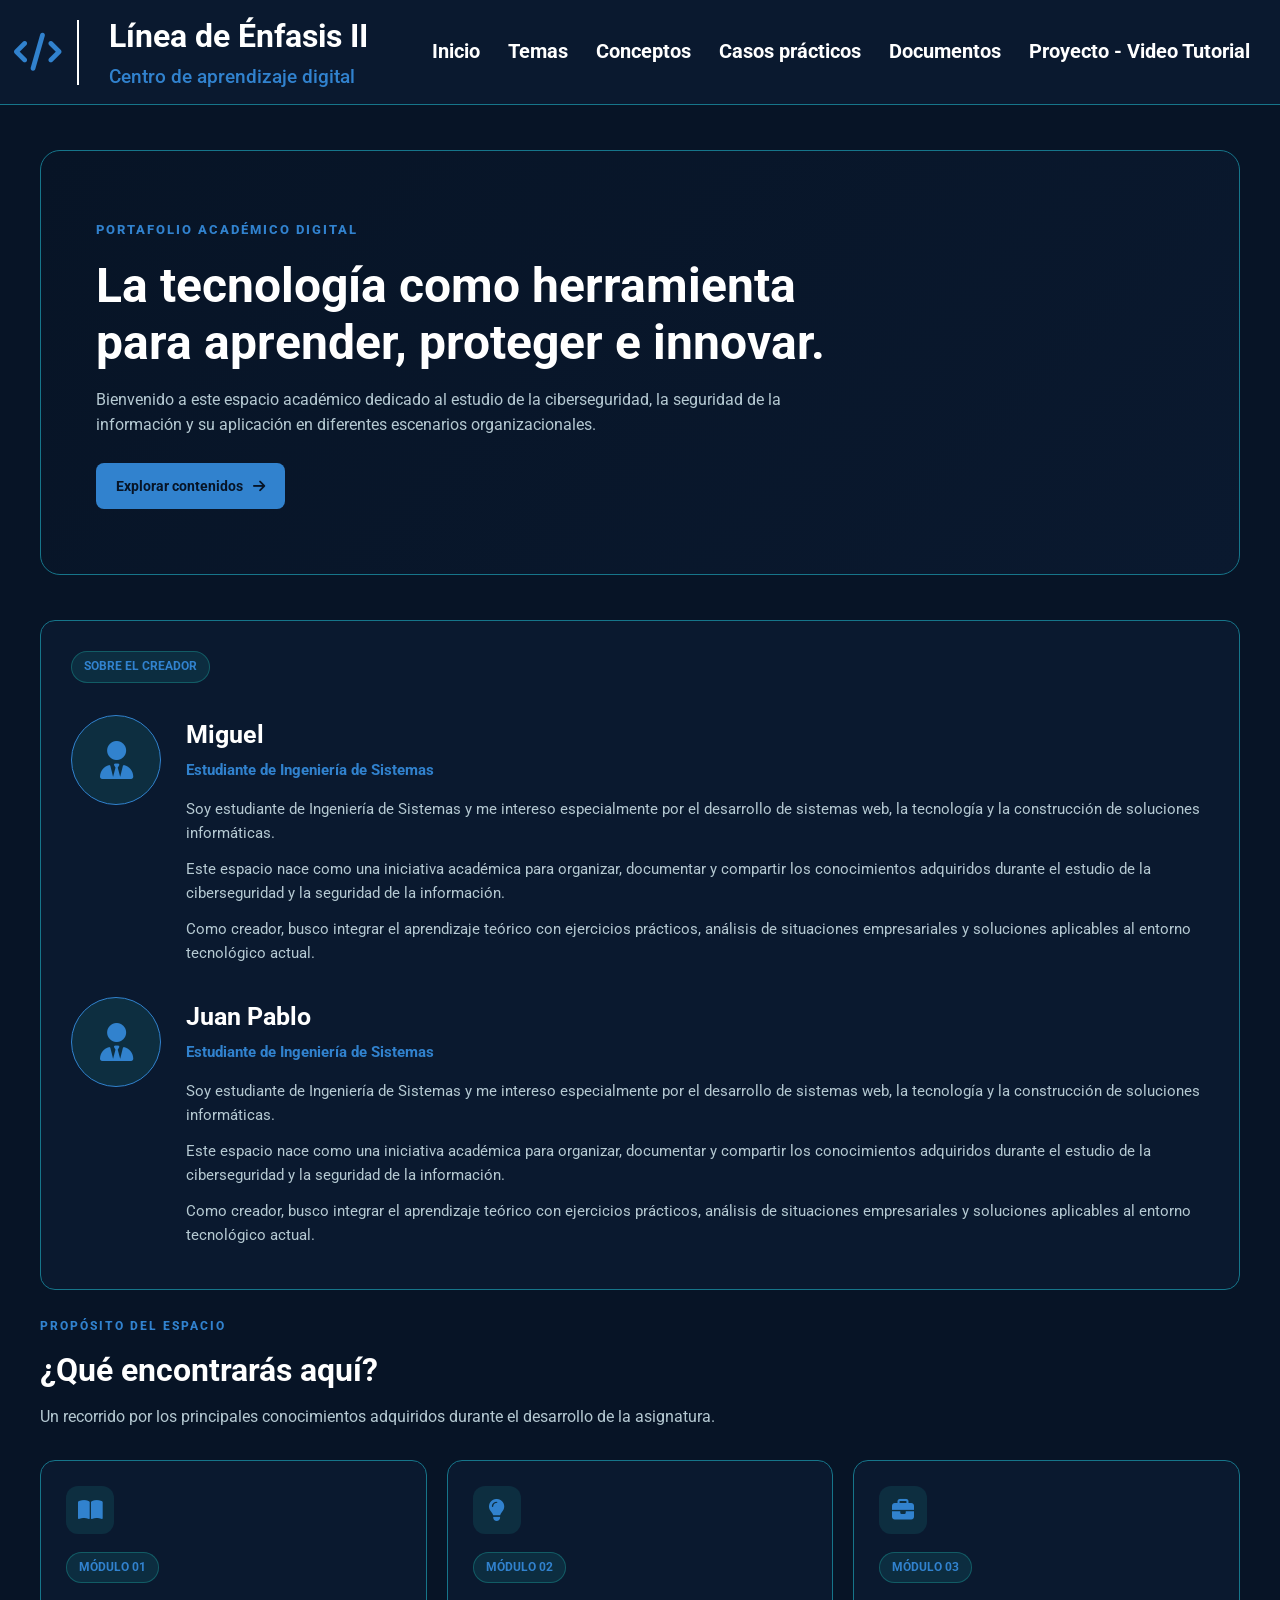
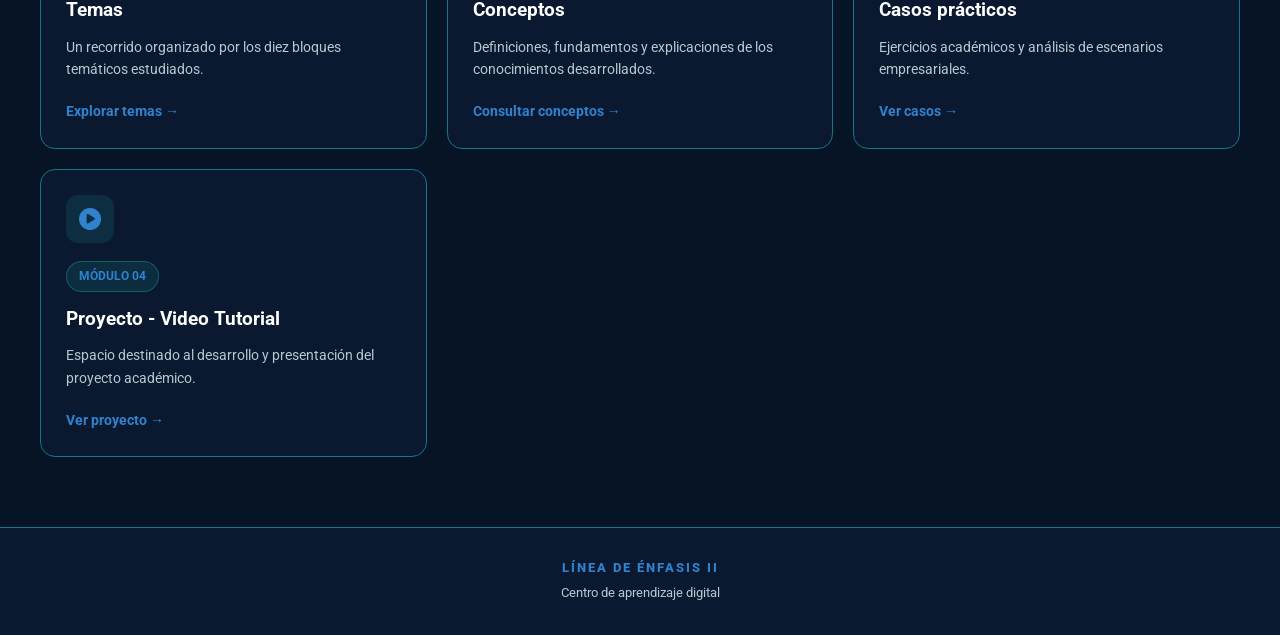
<file: PROYECTO/index.html>
<!DOCTYPE html>
<html lang="es">

<head>
    <meta charset="UTF-8">
    <meta name="viewport" content="width=device-width, initial-scale=1.0">

    <title>Inicio | Línea de Énfasis II</title>

    <!-- Font Awesome -->
    <link rel="stylesheet"
        href="https://cdnjs.cloudflare.com/ajax/libs/font-awesome/6.7.2/css/all.min.css">

    <!-- Google Fonts -->
    <link rel="preconnect" href="https://fonts.googleapis.com">
    <link rel="preconnect" href="https://fonts.gstatic.com" crossorigin>

    <link href="https://fonts.googleapis.com/css2?family=Roboto:wght@300;400;500;700;800&display=swap"
        rel="stylesheet">

    <!-- CSS -->
    <link rel="stylesheet" href="./css/styles.css">
</head>

<body>

<header class="header">

    <div class="icon">
        <i class="fa-solid fa-code"></i>
    </div>

    <div class="linea-vertical"></div>

    <div class="title">
        <h1>Línea de Énfasis II</h1>
        <h3>Centro de aprendizaje digital</h3>
    </div>

    <nav class="options">
        <ul>
            <li><a href="index.html">Inicio</a></li>
            <li><a href="temas.html">Temas</a></li>
            <li><a href="conceptos.html">Conceptos</a></li>
            <li><a href="casos-practicos.html">Casos prácticos</a></li>
            <li><a href="documentos.html">Documentos</a></li>
            <li><a href="proyecto.html">Proyecto - Video Tutorial</a></li>
        </ul>
    </nav>

</header>


<main class="container">

    <!-- PRESENTACIÓN PRINCIPAL -->
    <section class="hero">


        <span class="tag">PORTAFOLIO ACADÉMICO DIGITAL</span>

        <h2>La tecnología como herramienta para aprender, proteger e innovar.</h2>

        <p>
            Bienvenido a este espacio académico dedicado al estudio
            de la ciberseguridad, la seguridad de la información y
            su aplicación en diferentes escenarios organizacionales.
        </p>

        <a href="temas.html" class="btn btn-primary">
            Explorar contenidos
            <i class="fa-solid fa-arrow-right"></i>
        </a>

    </section>


    <!-- PERFIL DEL CREADOR -->
    <section class="content-box creator-section">

        <span class="badge">SOBRE EL CREADOR</span>

        <div class="creator-content">

            <div class="creator-icon">
                <i class="fa-solid fa-user-tie"></i>
            </div>

            <div class="creator-info">

                <h2>Miguel</h2>

                <h3>Estudiante de Ingeniería de Sistemas</h3>

                <p>
                    Soy estudiante de Ingeniería de Sistemas y me
                    intereso especialmente por el desarrollo de
                    sistemas web, la tecnología y la construcción
                    de soluciones informáticas.
                </p>

                <p>
                    Este espacio nace como una iniciativa académica
                    para organizar, documentar y compartir los
                    conocimientos adquiridos durante el estudio
                    de la ciberseguridad y la seguridad de la información.
                </p>

                <p>
                    Como creador, busco integrar el aprendizaje
                    teórico con ejercicios prácticos, análisis de
                    situaciones empresariales y soluciones aplicables
                    al entorno tecnológico actual.
                </p>

            </div>

        </div>
        <div class="creator-content">

            <div class="creator-icon">
                <i class="fa-solid fa-user-tie"></i>
            </div>

            <div class="creator-info">

                <h2>Juan Pablo</h2>

                <h3>Estudiante de Ingeniería de Sistemas</h3>

                <p>
                    Soy estudiante de Ingeniería de Sistemas y me
                    intereso especialmente por el desarrollo de
                    sistemas web, la tecnología y la construcción
                    de soluciones informáticas.
                </p>

                <p>
                    Este espacio nace como una iniciativa académica
                    para organizar, documentar y compartir los
                    conocimientos adquiridos durante el estudio
                    de la ciberseguridad y la seguridad de la información.
                </p>

                <p>
                    Como creador, busco integrar el aprendizaje
                    teórico con ejercicios prácticos, análisis de
                    situaciones empresariales y soluciones aplicables
                    al entorno tecnológico actual.
                </p>

            </div>

        </div>

    </section>


    <!-- OBJETIVO DEL SITIO -->
    <section class="section-header">

        <span class="tag">PROPÓSITO DEL ESPACIO</span>

        <h2>¿Qué encontrarás aquí?</h2>

        <p>
            Un recorrido por los principales conocimientos
            adquiridos durante el desarrollo de la asignatura.
        </p>

    </section>


    <!-- MÓDULOS -->
    <section class="cards-grid">

        <article class="card">
            <div class="card-icon">
                <i class="fa-solid fa-book-open"></i>
            </div>

            <span class="badge">MÓDULO 01</span>
            <h3>Temas</h3>

            <p>
                Un recorrido organizado por los diez bloques
                temáticos estudiados.
            </p>

            <a href="temas.html" class="card-link">
                Explorar temas →
            </a>
        </article>


        <article class="card">
            <div class="card-icon">
                <i class="fa-solid fa-lightbulb"></i>
            </div>

            <span class="badge">MÓDULO 02</span>
            <h3>Conceptos</h3>

            <p>
                Definiciones, fundamentos y explicaciones
                de los conocimientos desarrollados.
            </p>

            <a href="conceptos.html" class="card-link">
                Consultar conceptos →
            </a>
        </article>


        <article class="card">
            <div class="card-icon">
                <i class="fa-solid fa-briefcase"></i>
            </div>

            <span class="badge">MÓDULO 03</span>
            <h3>Casos prácticos</h3>

            <p>
                Ejercicios académicos y análisis de escenarios
                empresariales.
            </p>

            <a href="casos-practicos.html" class="card-link">
                Ver casos →
            </a>
        </article>


        <article class="card">
            <div class="card-icon">
                <i class="fa-solid fa-circle-play"></i>
            </div>

            <span class="badge">MÓDULO 04</span>
            <h3>Proyecto - Video Tutorial</h3>

            <p>
                Espacio destinado al desarrollo y presentación
                del proyecto académico.
            </p>

            <a href="proyecto.html" class="card-link">
                Ver proyecto →
            </a>
        </article>
        

    </section>

</main>



<footer class="footer">
    <p>LÍNEA DE ÉNFASIS II</p>
    <span>Centro de aprendizaje digital</span>
</footer>

</body>
</html>
</file>
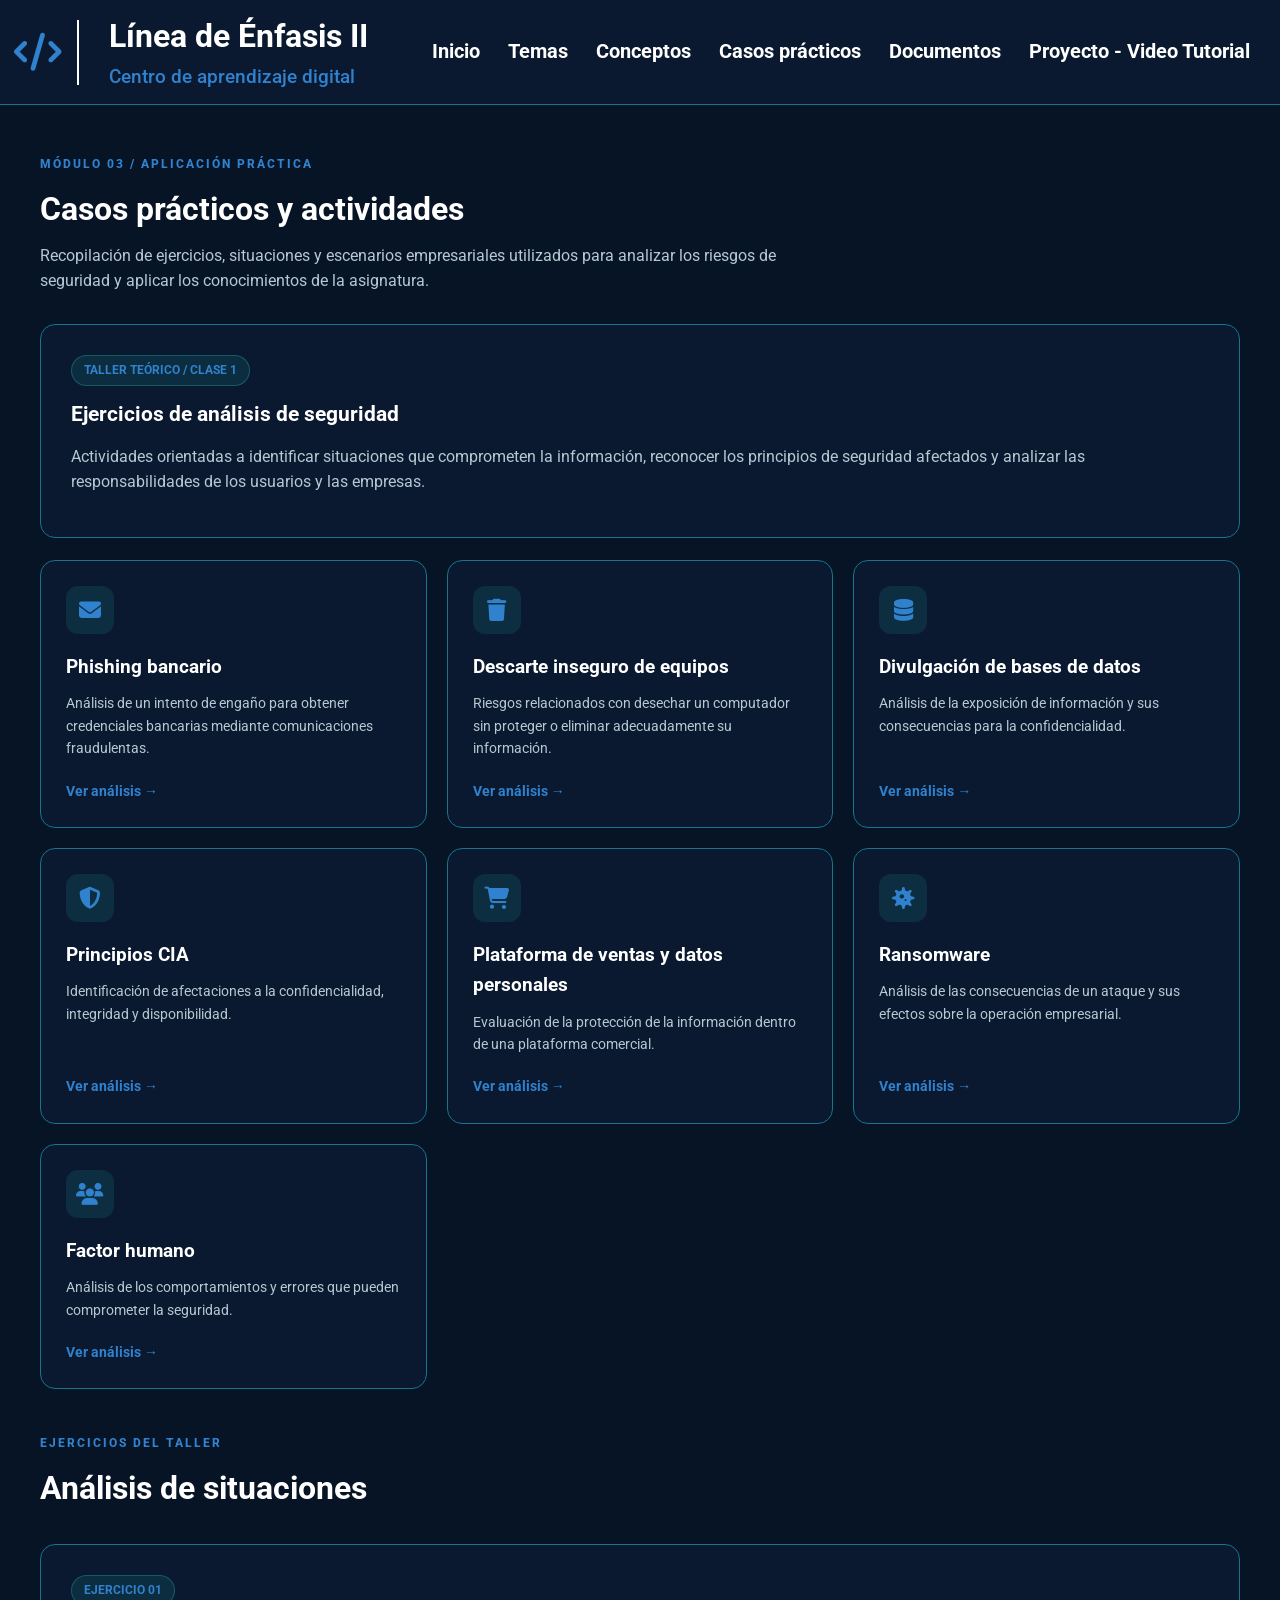
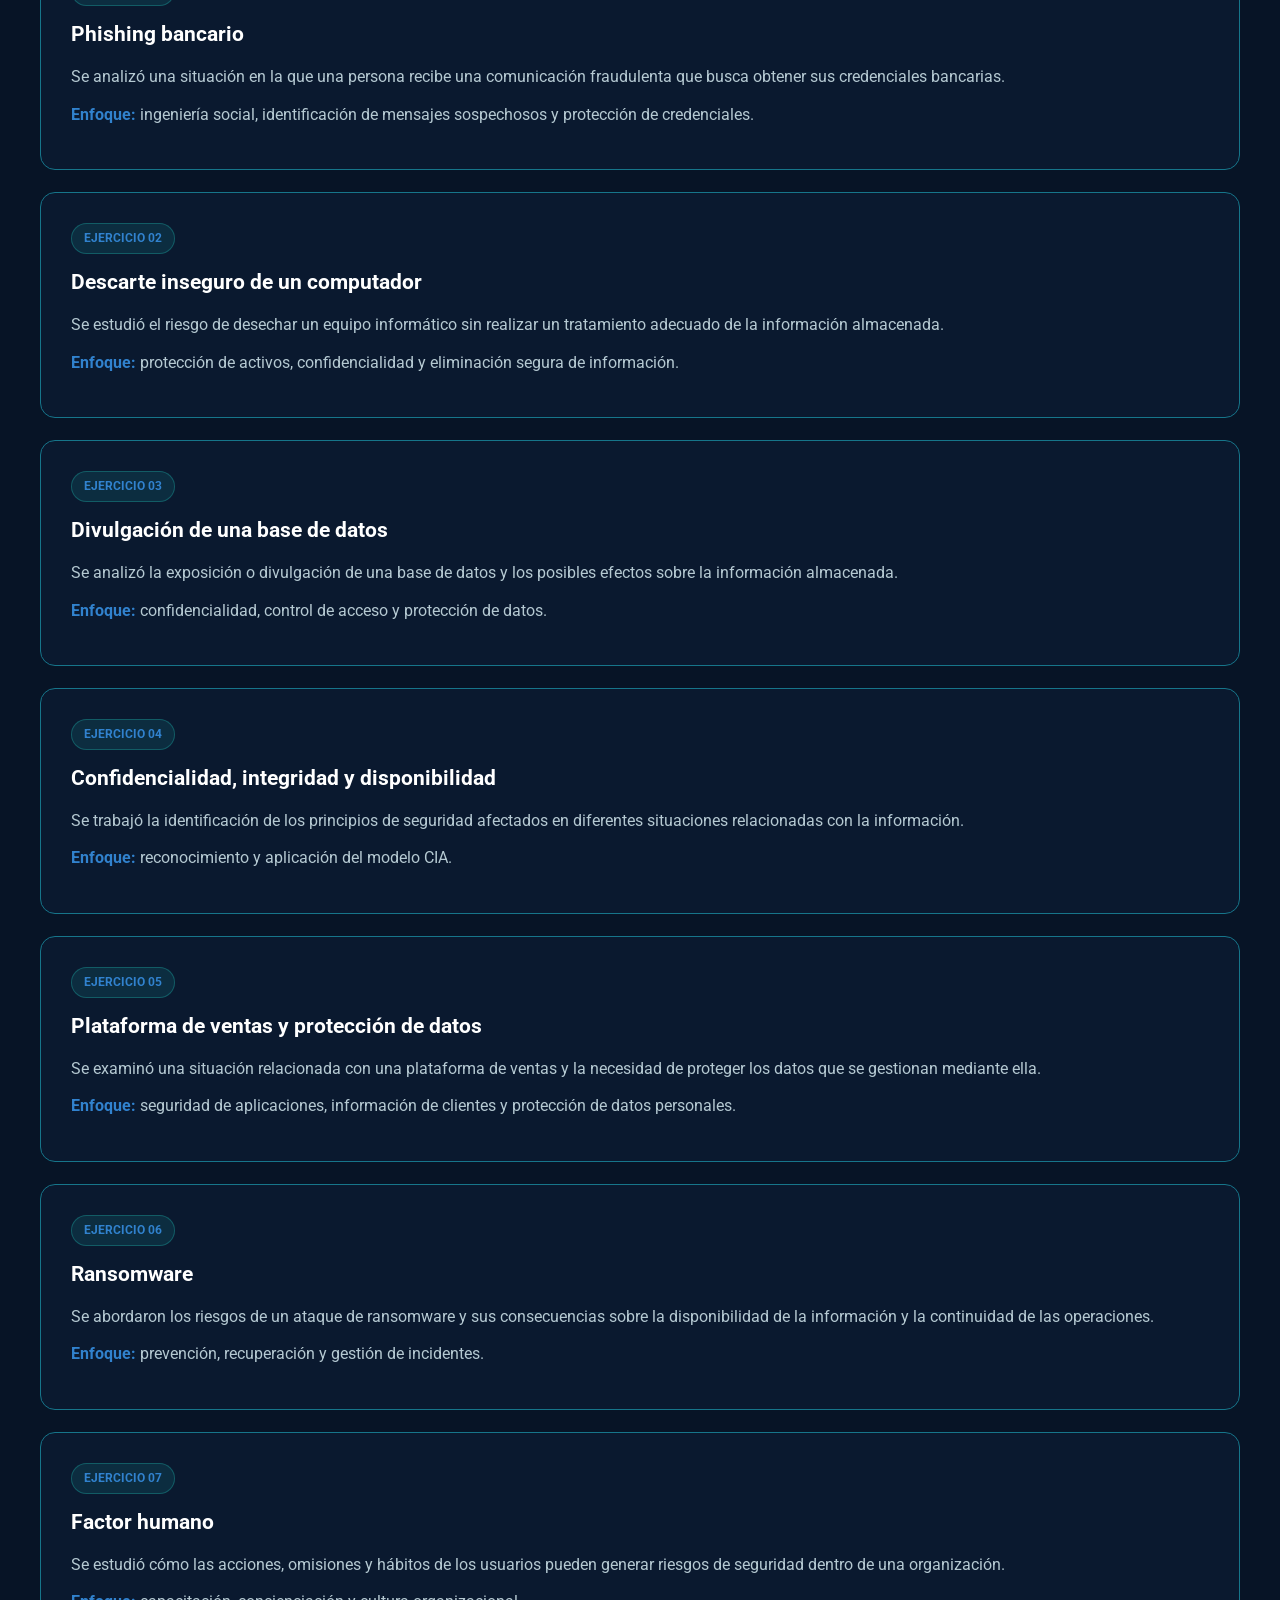
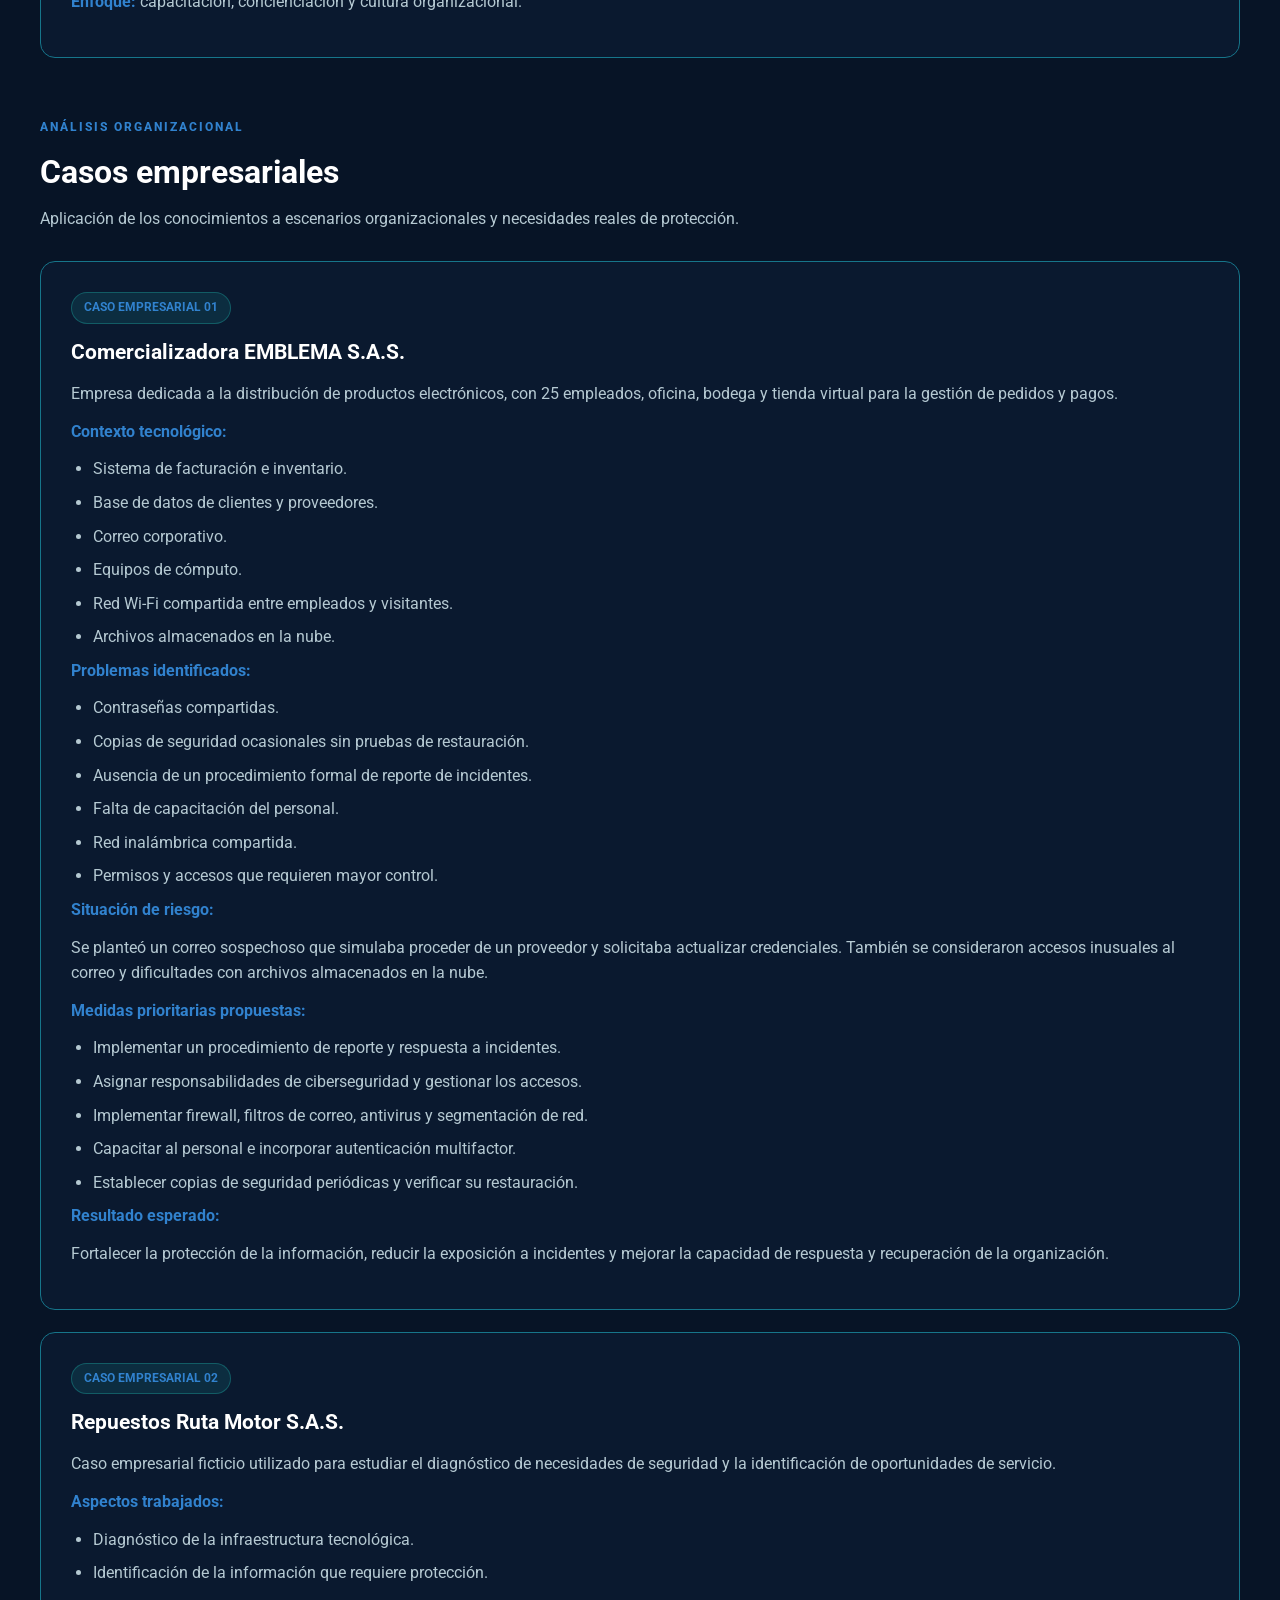
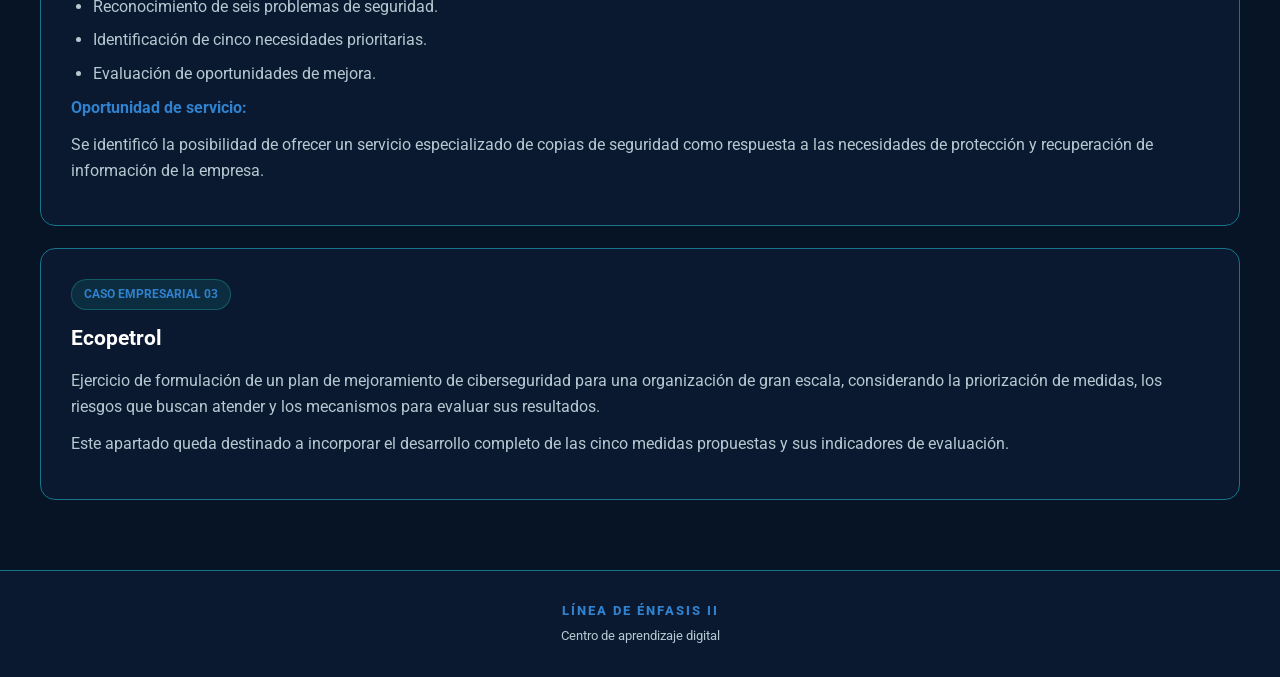
<file: PROYECTO/casos-practicos.html>
<!DOCTYPE html>
<html lang="es">
<head>
    <meta charset="UTF-8">
    <meta name="viewport" content="width=device-width, initial-scale=1.0">
    <title>Casos prácticos | Línea de Énfasis II</title>

    <link rel="stylesheet" href="https://cdnjs.cloudflare.com/ajax/libs/font-awesome/6.7.2/css/all.min.css">
    <link rel="preconnect" href="https://fonts.googleapis.com">
    <link rel="preconnect" href="https://fonts.gstatic.com" crossorigin>
    <link href="https://fonts.googleapis.com/css2?family=Roboto:wght@300;400;500;700;800&display=swap" rel="stylesheet">
    <link rel="stylesheet" href="./css/styles.css">
</head>

<body>

<header class="header">
    <div class="icon"><i class="fa-solid fa-code"></i></div>
    <div class="linea-vertical"></div>

    <div class="title">
        <h1>Línea de Énfasis II</h1>
        <h3>Centro de aprendizaje digital</h3>
    </div>

     <nav class="options">
        <ul>
            <li><a href="index.html">Inicio</a></li>
            <li><a href="temas.html">Temas</a></li>
            <li><a href="conceptos.html">Conceptos</a></li>
            <li><a href="casos-practicos.html">Casos prácticos</a></li>
            <li><a href="documentos.html">Documentos</a></li>
            <li><a href="proyecto.html">Proyecto - Video Tutorial</a></li>
        </ul>
    </nav>
</header>


<main class="container">

    <section class="section-header">

        <span class="tag">MÓDULO 03 / APLICACIÓN PRÁCTICA</span>

        <h2>Casos prácticos y actividades</h2>

        <p>
            Recopilación de ejercicios, situaciones y escenarios
            empresariales utilizados para analizar los riesgos
            de seguridad y aplicar los conocimientos de la asignatura.
        </p>

    </section>


    <!-- TALLER TEÓRICO -->
    <section class="content-box">

        <span class="badge">TALLER TEÓRICO / CLASE 1</span>

        <h3>Ejercicios de análisis de seguridad</h3>

        <p>
            Actividades orientadas a identificar situaciones
            que comprometen la información, reconocer los
            principios de seguridad afectados y analizar
            las responsabilidades de los usuarios y las empresas.
        </p>

    </section>


    <section class="cards-grid">

        <article class="card">
            <div class="card-icon">
                <i class="fa-solid fa-envelope"></i>
            </div>
            <h3>Phishing bancario</h3>
            <p>
                Análisis de un intento de engaño para obtener
                credenciales bancarias mediante comunicaciones fraudulentas.
            </p>
            <a href="#caso-1" class="card-link">Ver análisis →</a>
        </article>

        <article class="card">
            <div class="card-icon">
                <i class="fa-solid fa-trash"></i>
            </div>
            <h3>Descarte inseguro de equipos</h3>
            <p>
                Riesgos relacionados con desechar un computador
                sin proteger o eliminar adecuadamente su información.
            </p>
            <a href="#caso-2" class="card-link">Ver análisis →</a>
        </article>

        <article class="card">
            <div class="card-icon">
                <i class="fa-solid fa-database"></i>
            </div>
            <h3>Divulgación de bases de datos</h3>
            <p>
                Análisis de la exposición de información
                y sus consecuencias para la confidencialidad.
            </p>
            <a href="#caso-3" class="card-link">Ver análisis →</a>
        </article>

        <article class="card">
            <div class="card-icon">
                <i class="fa-solid fa-shield-halved"></i>
            </div>
            <h3>Principios CIA</h3>
            <p>
                Identificación de afectaciones a la
                confidencialidad, integridad y disponibilidad.
            </p>
            <a href="#caso-4" class="card-link">Ver análisis →</a>
        </article>

        <article class="card">
            <div class="card-icon">
                <i class="fa-solid fa-cart-shopping"></i>
            </div>
            <h3>Plataforma de ventas y datos personales</h3>
            <p>
                Evaluación de la protección de la información
                dentro de una plataforma comercial.
            </p>
            <a href="#caso-5" class="card-link">Ver análisis →</a>
        </article>

        <article class="card">
            <div class="card-icon">
                <i class="fa-solid fa-virus"></i>
            </div>
            <h3>Ransomware</h3>
            <p>
                Análisis de las consecuencias de un ataque
                y sus efectos sobre la operación empresarial.
            </p>
            <a href="#caso-6" class="card-link">Ver análisis →</a>
        </article>

        <article class="card">
            <div class="card-icon">
                <i class="fa-solid fa-users"></i>
            </div>
            <h3>Factor humano</h3>
            <p>
                Análisis de los comportamientos y errores
                que pueden comprometer la seguridad.
            </p>
            <a href="#caso-7" class="card-link">Ver análisis →</a>
        </article>

    </section>


    <!-- DETALLE DE EJERCICIOS -->
    <section style="margin-top: 40px;">

        <div class="section-header">
            <span class="tag">EJERCICIOS DEL TALLER</span>
            <h2>Análisis de situaciones</h2>
        </div>

        <article class="content-box" id="caso-1">
            <span class="badge">EJERCICIO 01</span>
            <h3>Phishing bancario</h3>
            <p>
                Se analizó una situación en la que una persona
                recibe una comunicación fraudulenta que busca
                obtener sus credenciales bancarias.
            </p>
            <p><strong>Enfoque:</strong> ingeniería social,
            identificación de mensajes sospechosos y protección
            de credenciales.
            </p>
        </article>

        <article class="content-box" id="caso-2">
            <span class="badge">EJERCICIO 02</span>
            <h3>Descarte inseguro de un computador</h3>
            <p>
                Se estudió el riesgo de desechar un equipo
                informático sin realizar un tratamiento adecuado
                de la información almacenada.
            </p>
            <p><strong>Enfoque:</strong> protección de activos,
            confidencialidad y eliminación segura de información.
            </p>
        </article>

        <article class="content-box" id="caso-3">
            <span class="badge">EJERCICIO 03</span>
            <h3>Divulgación de una base de datos</h3>
            <p>
                Se analizó la exposición o divulgación de una
                base de datos y los posibles efectos sobre
                la información almacenada.
            </p>
            <p><strong>Enfoque:</strong> confidencialidad,
            control de acceso y protección de datos.
            </p>
        </article>

        <article class="content-box" id="caso-4">
            <span class="badge">EJERCICIO 04</span>
            <h3>Confidencialidad, integridad y disponibilidad</h3>
            <p>
                Se trabajó la identificación de los principios
                de seguridad afectados en diferentes situaciones
                relacionadas con la información.
            </p>
            <p><strong>Enfoque:</strong> reconocimiento y aplicación
            del modelo CIA.
            </p>
        </article>

        <article class="content-box" id="caso-5">
            <span class="badge">EJERCICIO 05</span>
            <h3>Plataforma de ventas y protección de datos</h3>
            <p>
                Se examinó una situación relacionada con una
                plataforma de ventas y la necesidad de proteger
                los datos que se gestionan mediante ella.
            </p>
            <p><strong>Enfoque:</strong> seguridad de aplicaciones,
            información de clientes y protección de datos personales.
            </p>
        </article>

        <article class="content-box" id="caso-6">
            <span class="badge">EJERCICIO 06</span>
            <h3>Ransomware</h3>
            <p>
                Se abordaron los riesgos de un ataque de ransomware
                y sus consecuencias sobre la disponibilidad
                de la información y la continuidad de las operaciones.
            </p>
            <p><strong>Enfoque:</strong> prevención, recuperación
            y gestión de incidentes.
            </p>
        </article>

        <article class="content-box" id="caso-7">
            <span class="badge">EJERCICIO 07</span>
            <h3>Factor humano</h3>
            <p>
                Se estudió cómo las acciones, omisiones y hábitos
                de los usuarios pueden generar riesgos de seguridad
                dentro de una organización.
            </p>
            <p><strong>Enfoque:</strong> capacitación,
            concienciación y cultura organizacional.
            </p>
        </article>

    </section>


    <!-- CASOS EMPRESARIALES -->
    <section style="margin-top: 55px;">

        <div class="section-header">
            <span class="tag">ANÁLISIS ORGANIZACIONAL</span>
            <h2>Casos empresariales</h2>
            <p>
                Aplicación de los conocimientos a escenarios
                organizacionales y necesidades reales de protección.
            </p>
        </div>


        <article class="content-box" id="emblema">

            <span class="badge">CASO EMPRESARIAL 01</span>

            <h3>Comercializadora EMBLEMA S.A.S.</h3>

            <p>
                Empresa dedicada a la distribución de productos
                electrónicos, con 25 empleados, oficina, bodega
                y tienda virtual para la gestión de pedidos y pagos.
            </p>

            <p><strong>Contexto tecnológico:</strong></p>

            <ul>
                <li>Sistema de facturación e inventario.</li>
                <li>Base de datos de clientes y proveedores.</li>
                <li>Correo corporativo.</li>
                <li>Equipos de cómputo.</li>
                <li>Red Wi-Fi compartida entre empleados y visitantes.</li>
                <li>Archivos almacenados en la nube.</li>
            </ul>

            <p><strong>Problemas identificados:</strong></p>

            <ul>
                <li>Contraseñas compartidas.</li>
                <li>Copias de seguridad ocasionales sin pruebas de restauración.</li>
                <li>Ausencia de un procedimiento formal de reporte de incidentes.</li>
                <li>Falta de capacitación del personal.</li>
                <li>Red inalámbrica compartida.</li>
                <li>Permisos y accesos que requieren mayor control.</li>
            </ul>

            <p><strong>Situación de riesgo:</strong></p>

            <p>
                Se planteó un correo sospechoso que simulaba
                proceder de un proveedor y solicitaba actualizar
                credenciales. También se consideraron accesos
                inusuales al correo y dificultades con archivos
                almacenados en la nube.
            </p>

            <p><strong>Medidas prioritarias propuestas:</strong></p>

            <ul>
                <li>Implementar un procedimiento de reporte y respuesta a incidentes.</li>
                <li>Asignar responsabilidades de ciberseguridad y gestionar los accesos.</li>
                <li>Implementar firewall, filtros de correo, antivirus y segmentación de red.</li>
                <li>Capacitar al personal e incorporar autenticación multifactor.</li>
                <li>Establecer copias de seguridad periódicas y verificar su restauración.</li>
            </ul>

            <p><strong>Resultado esperado:</strong></p>

            <p>
                Fortalecer la protección de la información,
                reducir la exposición a incidentes y mejorar
                la capacidad de respuesta y recuperación
                de la organización.
            </p>

        </article>


        <article class="content-box" id="repuestos">

            <span class="badge">CASO EMPRESARIAL 02</span>

            <h3>Repuestos Ruta Motor S.A.S.</h3>

            <p>
                Caso empresarial ficticio utilizado para estudiar
                el diagnóstico de necesidades de seguridad
                y la identificación de oportunidades de servicio.
            </p>

            <p><strong>Aspectos trabajados:</strong></p>

            <ul>
                <li>Diagnóstico de la infraestructura tecnológica.</li>
                <li>Identificación de la información que requiere protección.</li>
                <li>Reconocimiento de seis problemas de seguridad.</li>
                <li>Identificación de cinco necesidades prioritarias.</li>
                <li>Evaluación de oportunidades de mejora.</li>
            </ul>

            <p><strong>Oportunidad de servicio:</strong></p>

            <p>
                Se identificó la posibilidad de ofrecer un servicio
                especializado de copias de seguridad como respuesta
                a las necesidades de protección y recuperación
                de información de la empresa.
            </p>

        </article>


        <article class="content-box" id="ecopetrol">

            <span class="badge">CASO EMPRESARIAL 03</span>

            <h3>Ecopetrol</h3>

            <p>
                Ejercicio de formulación de un plan de mejoramiento
                de ciberseguridad para una organización de gran
                escala, considerando la priorización de medidas,
                los riesgos que buscan atender y los mecanismos
                para evaluar sus resultados.
            </p>

            <p>
                Este apartado queda destinado a incorporar
                el desarrollo completo de las cinco medidas
                propuestas y sus indicadores de evaluación.
            </p>

        </article>

    </section>

</main>



<footer class="footer">
    <p>LÍNEA DE ÉNFASIS II</p>
    <span>Centro de aprendizaje digital</span>
</footer>

</body>
</html>
</file>
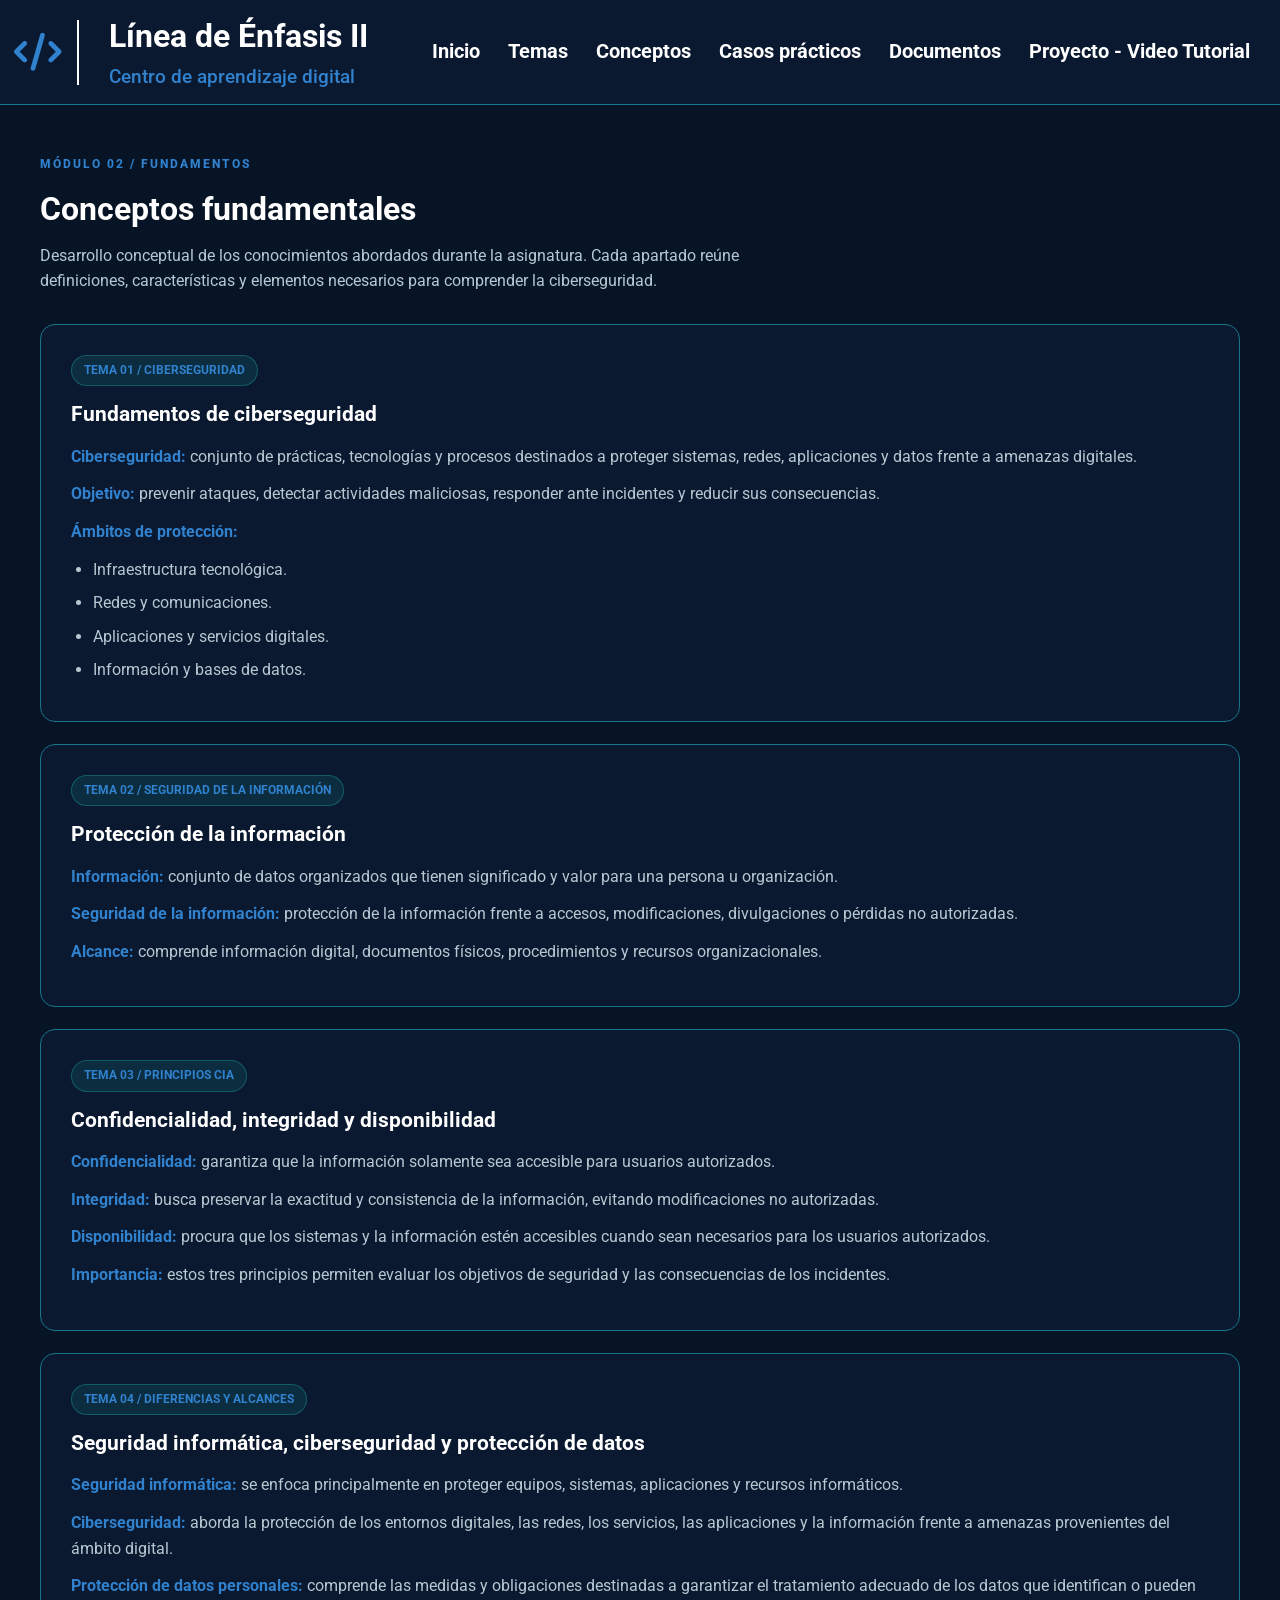
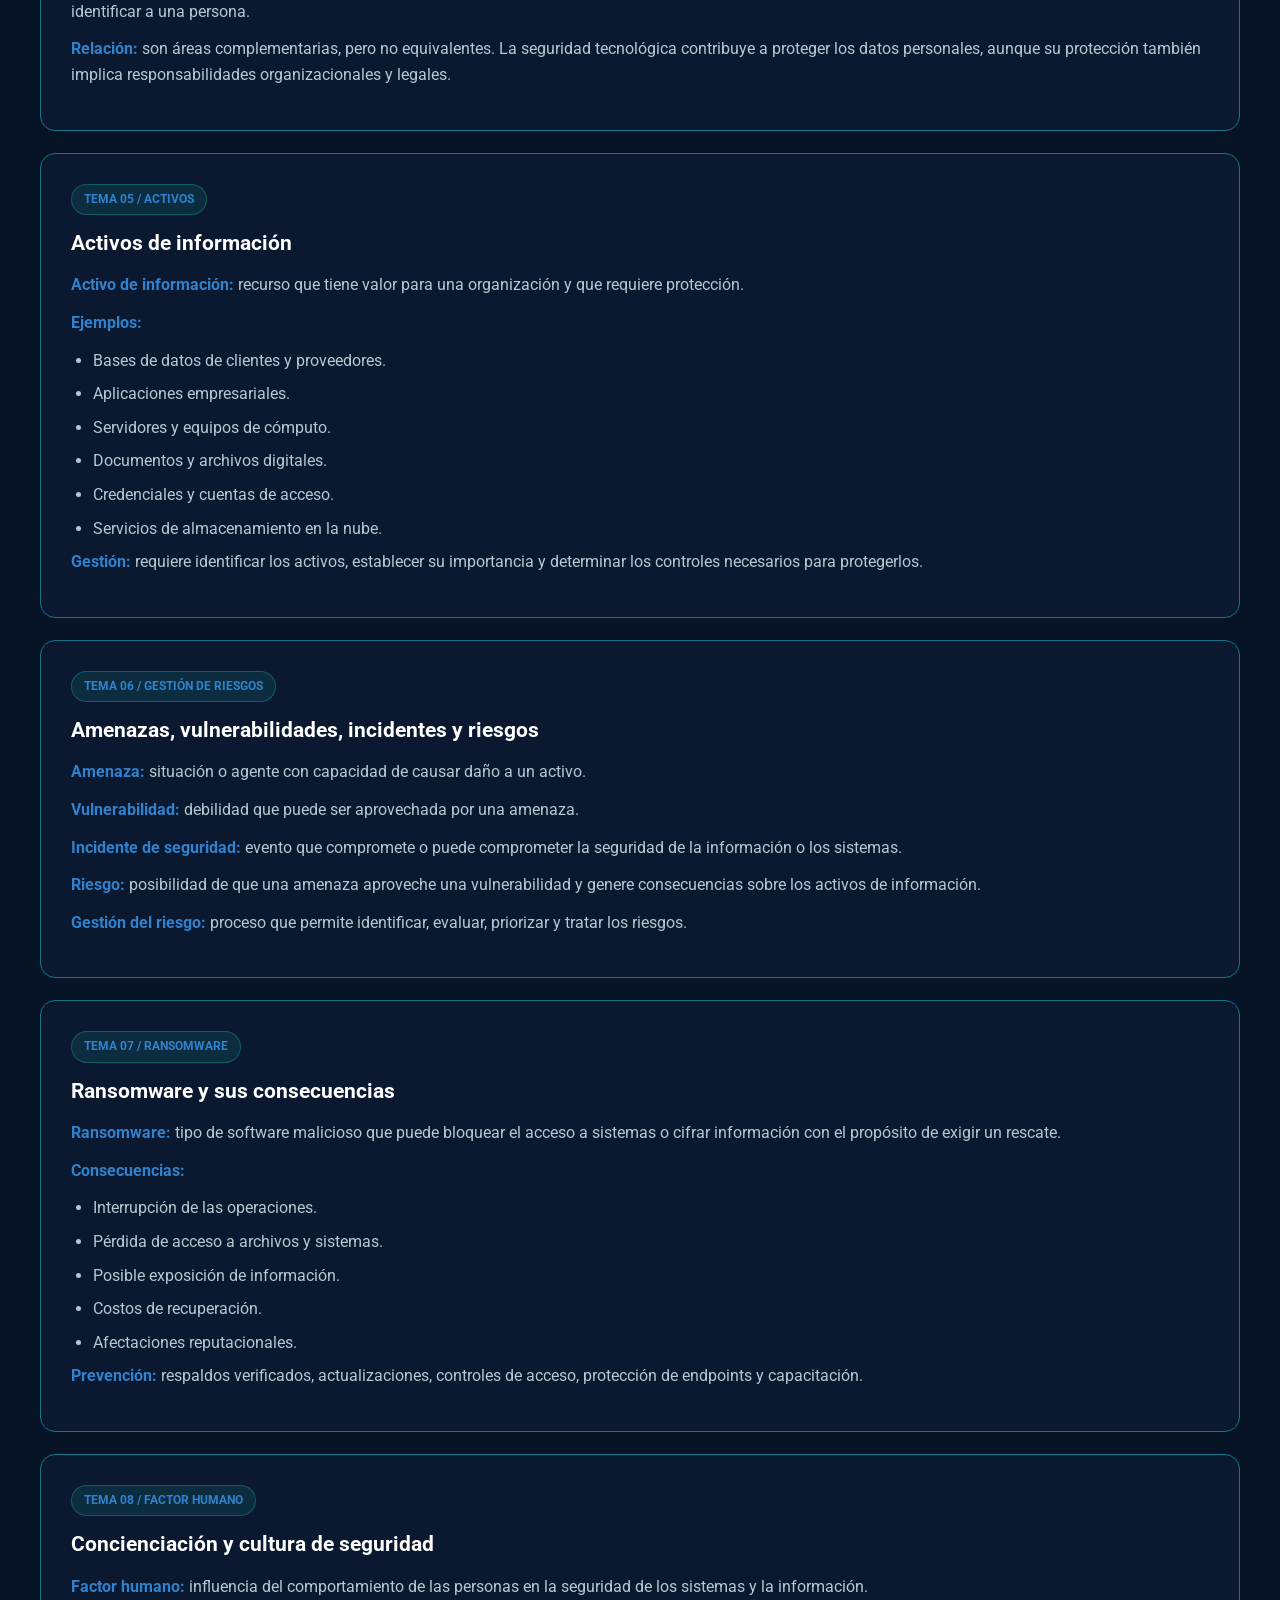
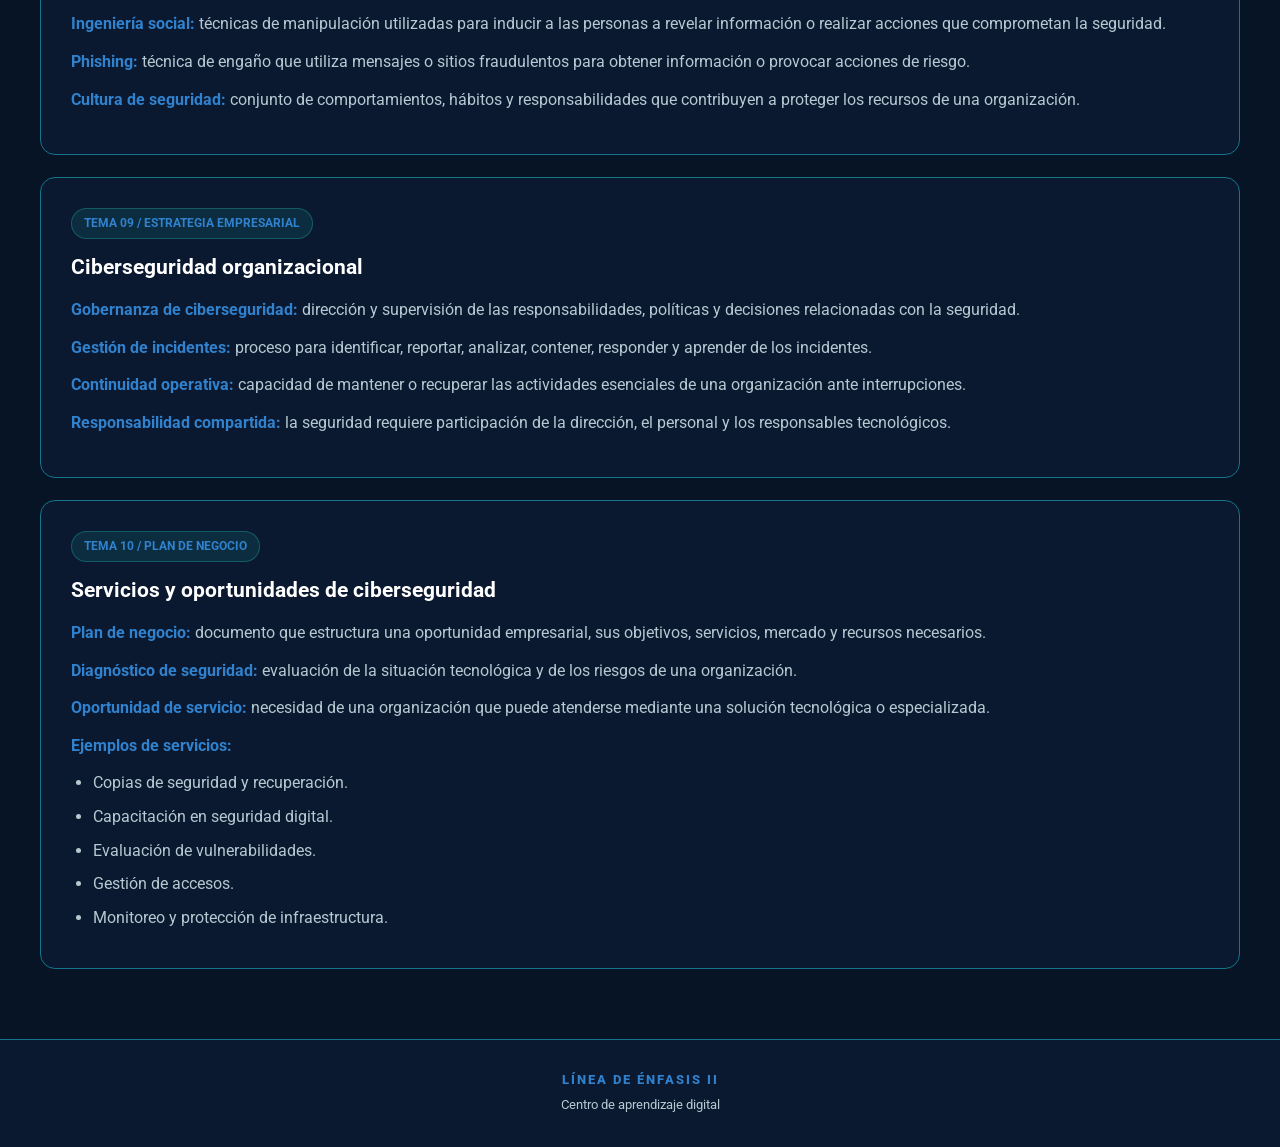
<file: PROYECTO/conceptos.html>
<!DOCTYPE html>
<html lang="es">
<head>
    <meta charset="UTF-8">
    <meta name="viewport" content="width=device-width, initial-scale=1.0">
    <title>Conceptos | Línea de Énfasis II</title>

    <link rel="stylesheet" href="https://cdnjs.cloudflare.com/ajax/libs/font-awesome/6.7.2/css/all.min.css">
    <link rel="preconnect" href="https://fonts.googleapis.com">
    <link rel="preconnect" href="https://fonts.gstatic.com" crossorigin>
    <link href="https://fonts.googleapis.com/css2?family=Roboto:wght@300;400;500;700;800&display=swap" rel="stylesheet">
    <link rel="stylesheet" href="./css/styles.css">
</head>

<body>

<header class="header">
    <div class="icon"><i class="fa-solid fa-code"></i></div>
    <div class="linea-vertical"></div>

    <div class="title">
        <h1>Línea de Énfasis II</h1>
        <h3>Centro de aprendizaje digital</h3>
    </div>

    <nav class="options">
        <ul>
            <li><a href="index.html">Inicio</a></li>
            <li><a href="temas.html">Temas</a></li>
            <li><a href="conceptos.html">Conceptos</a></li>
            <li><a href="casos-practicos.html">Casos prácticos</a></li>
            <li><a href="documentos.html">Documentos</a></li>
            <li><a href="proyecto.html">Proyecto - Video Tutorial</a></li>
        </ul>
    </nav>
</header>


<main class="container">

    <section class="section-header">
        <span class="tag">MÓDULO 02 / FUNDAMENTOS</span>
        <h2>Conceptos fundamentales</h2>
        <p>
            Desarrollo conceptual de los conocimientos abordados
            durante la asignatura. Cada apartado reúne definiciones,
            características y elementos necesarios para comprender
            la ciberseguridad.
        </p>
    </section>


    <!-- TEMA 01 -->
    <section class="content-box">
        <span class="badge">TEMA 01 / CIBERSEGURIDAD</span>
        <h3>Fundamentos de ciberseguridad</h3>

        <p><strong>Ciberseguridad:</strong> conjunto de prácticas,
        tecnologías y procesos destinados a proteger sistemas,
        redes, aplicaciones y datos frente a amenazas digitales.</p>

        <p><strong>Objetivo:</strong> prevenir ataques, detectar
        actividades maliciosas, responder ante incidentes
        y reducir sus consecuencias.</p>

        <p><strong>Ámbitos de protección:</strong></p>
        <ul>
            <li>Infraestructura tecnológica.</li>
            <li>Redes y comunicaciones.</li>
            <li>Aplicaciones y servicios digitales.</li>
            <li>Información y bases de datos.</li>
        </ul>
    </section>


    <!-- TEMA 02 -->
    <section class="content-box">
        <span class="badge">TEMA 02 / SEGURIDAD DE LA INFORMACIÓN</span>
        <h3>Protección de la información</h3>

        <p><strong>Información:</strong> conjunto de datos
        organizados que tienen significado y valor para
        una persona u organización.</p>

        <p><strong>Seguridad de la información:</strong>
        protección de la información frente a accesos,
        modificaciones, divulgaciones o pérdidas no autorizadas.</p>

        <p><strong>Alcance:</strong> comprende información digital,
        documentos físicos, procedimientos y recursos
        organizacionales.</p>
    </section>


    <!-- TEMA 03 -->
    <section class="content-box">
        <span class="badge">TEMA 03 / PRINCIPIOS CIA</span>
        <h3>Confidencialidad, integridad y disponibilidad</h3>

        <p><strong>Confidencialidad:</strong> garantiza que la
        información solamente sea accesible para usuarios
        autorizados.</p>

        <p><strong>Integridad:</strong> busca preservar la exactitud
        y consistencia de la información, evitando modificaciones
        no autorizadas.</p>

        <p><strong>Disponibilidad:</strong> procura que los sistemas
        y la información estén accesibles cuando sean necesarios
        para los usuarios autorizados.</p>

        <p><strong>Importancia:</strong> estos tres principios
        permiten evaluar los objetivos de seguridad y las
        consecuencias de los incidentes.</p>
    </section>


    <!-- TEMA 04 -->
    <section class="content-box">
        <span class="badge">TEMA 04 / DIFERENCIAS Y ALCANCES</span>
        <h3>Seguridad informática, ciberseguridad y protección de datos</h3>

        <p><strong>Seguridad informática:</strong> se enfoca
        principalmente en proteger equipos, sistemas,
        aplicaciones y recursos informáticos.</p>

        <p><strong>Ciberseguridad:</strong> aborda la protección
        de los entornos digitales, las redes, los servicios,
        las aplicaciones y la información frente a amenazas
        provenientes del ámbito digital.</p>

        <p><strong>Protección de datos personales:</strong>
        comprende las medidas y obligaciones destinadas
        a garantizar el tratamiento adecuado de los datos
        que identifican o pueden identificar a una persona.</p>

        <p><strong>Relación:</strong> son áreas complementarias,
        pero no equivalentes. La seguridad tecnológica contribuye
        a proteger los datos personales, aunque su protección
        también implica responsabilidades organizacionales
        y legales.</p>
    </section>


    <!-- TEMA 05 -->
    <section class="content-box">
        <span class="badge">TEMA 05 / ACTIVOS</span>
        <h3>Activos de información</h3>

        <p><strong>Activo de información:</strong> recurso que
        tiene valor para una organización y que requiere
        protección.</p>

        <p><strong>Ejemplos:</strong></p>
        <ul>
            <li>Bases de datos de clientes y proveedores.</li>
            <li>Aplicaciones empresariales.</li>
            <li>Servidores y equipos de cómputo.</li>
            <li>Documentos y archivos digitales.</li>
            <li>Credenciales y cuentas de acceso.</li>
            <li>Servicios de almacenamiento en la nube.</li>
        </ul>

        <p><strong>Gestión:</strong> requiere identificar
        los activos, establecer su importancia y determinar
        los controles necesarios para protegerlos.</p>
    </section>


    <!-- TEMA 06 -->
    <section class="content-box">
        <span class="badge">TEMA 06 / GESTIÓN DE RIESGOS</span>
        <h3>Amenazas, vulnerabilidades, incidentes y riesgos</h3>

        <p><strong>Amenaza:</strong> situación o agente con
        capacidad de causar daño a un activo.</p>

        <p><strong>Vulnerabilidad:</strong> debilidad que puede
        ser aprovechada por una amenaza.</p>

        <p><strong>Incidente de seguridad:</strong> evento que
        compromete o puede comprometer la seguridad de la
        información o los sistemas.</p>

        <p><strong>Riesgo:</strong> posibilidad de que una amenaza
        aproveche una vulnerabilidad y genere consecuencias
        sobre los activos de información.</p>

        <p><strong>Gestión del riesgo:</strong> proceso que permite
        identificar, evaluar, priorizar y tratar los riesgos.</p>
    </section>


    <!-- TEMA 07 -->
    <section class="content-box">
        <span class="badge">TEMA 07 / RANSOMWARE</span>
        <h3>Ransomware y sus consecuencias</h3>

        <p><strong>Ransomware:</strong> tipo de software malicioso
        que puede bloquear el acceso a sistemas o cifrar
        información con el propósito de exigir un rescate.</p>

        <p><strong>Consecuencias:</strong></p>
        <ul>
            <li>Interrupción de las operaciones.</li>
            <li>Pérdida de acceso a archivos y sistemas.</li>
            <li>Posible exposición de información.</li>
            <li>Costos de recuperación.</li>
            <li>Afectaciones reputacionales.</li>
        </ul>

        <p><strong>Prevención:</strong> respaldos verificados,
        actualizaciones, controles de acceso, protección
        de endpoints y capacitación.</p>
    </section>


    <!-- TEMA 08 -->
    <section class="content-box">
        <span class="badge">TEMA 08 / FACTOR HUMANO</span>
        <h3>Concienciación y cultura de seguridad</h3>

        <p><strong>Factor humano:</strong> influencia del
        comportamiento de las personas en la seguridad
        de los sistemas y la información.</p>

        <p><strong>Ingeniería social:</strong> técnicas de
        manipulación utilizadas para inducir a las personas
        a revelar información o realizar acciones que
        comprometan la seguridad.</p>

        <p><strong>Phishing:</strong> técnica de engaño que
        utiliza mensajes o sitios fraudulentos para obtener
        información o provocar acciones de riesgo.</p>

        <p><strong>Cultura de seguridad:</strong> conjunto
        de comportamientos, hábitos y responsabilidades
        que contribuyen a proteger los recursos
        de una organización.</p>
    </section>


    <!-- TEMA 09 -->
    <section class="content-box">
        <span class="badge">TEMA 09 / ESTRATEGIA EMPRESARIAL</span>
        <h3>Ciberseguridad organizacional</h3>

        <p><strong>Gobernanza de ciberseguridad:</strong>
        dirección y supervisión de las responsabilidades,
        políticas y decisiones relacionadas con la seguridad.</p>

        <p><strong>Gestión de incidentes:</strong> proceso
        para identificar, reportar, analizar, contener,
        responder y aprender de los incidentes.</p>

        <p><strong>Continuidad operativa:</strong> capacidad
        de mantener o recuperar las actividades esenciales
        de una organización ante interrupciones.</p>

        <p><strong>Responsabilidad compartida:</strong>
        la seguridad requiere participación de la dirección,
        el personal y los responsables tecnológicos.</p>
    </section>


    <!-- TEMA 10 -->
    <section class="content-box">
        <span class="badge">TEMA 10 / PLAN DE NEGOCIO</span>
        <h3>Servicios y oportunidades de ciberseguridad</h3>

        <p><strong>Plan de negocio:</strong> documento que
        estructura una oportunidad empresarial, sus objetivos,
        servicios, mercado y recursos necesarios.</p>

        <p><strong>Diagnóstico de seguridad:</strong> evaluación
        de la situación tecnológica y de los riesgos
        de una organización.</p>

        <p><strong>Oportunidad de servicio:</strong> necesidad
        de una organización que puede atenderse mediante
        una solución tecnológica o especializada.</p>

        <p><strong>Ejemplos de servicios:</strong></p>
        <ul>
            <li>Copias de seguridad y recuperación.</li>
            <li>Capacitación en seguridad digital.</li>
            <li>Evaluación de vulnerabilidades.</li>
            <li>Gestión de accesos.</li>
            <li>Monitoreo y protección de infraestructura.</li>
        </ul>
    </section>

</main>


<footer class="footer">
    <p>LÍNEA DE ÉNFASIS II</p>
    <span>Centro de aprendizaje digital</span>
</footer>

</body>
</html>
</file>
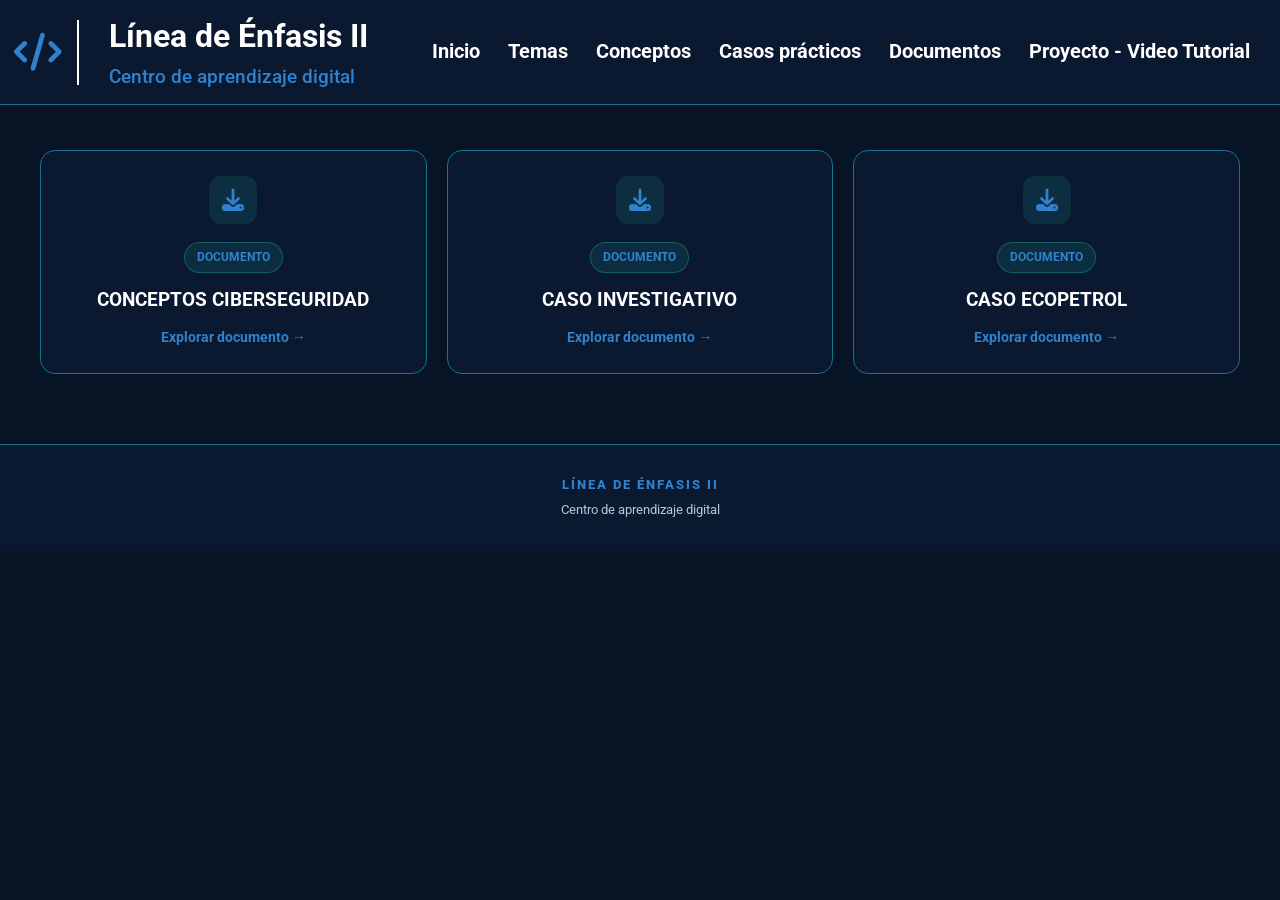
<file: PROYECTO/documentos.html>
<!DOCTYPE html>
<html lang="es">
<head>
    <meta charset="UTF-8">
    <meta name="viewport" content="width=device-width, initial-scale=1.0">
    <meta name="description" content="Biblioteca de documentos académicos de la asignatura de Ciberseguridad.">
    <title>Documentos | Aula Digital</title>

    <!-- Se reutiliza la hoja de estilos del proyecto principal -->
    <link rel="stylesheet" href="css/styles.css">

    <!-- Se conserva la misma familia tipográfica e iconografía del proyecto -->
    <link rel="preconnect" href="https://fonts.googleapis.com">
    <link rel="preconnect" href="https://fonts.gstatic.com" crossorigin>
    <link href="https://fonts.googleapis.com/css2?family=Roboto:wght@300;400;500;700;900&display=swap" rel="stylesheet">
    <link rel="stylesheet" href="https://cdnjs.cloudflare.com/ajax/libs/font-awesome/6.7.2/css/all.min.css">
</head>
<body>
<header class="header">
    <div class="icon"><i class="fa-solid fa-code"></i></div>
    <div class="linea-vertical"></div>

    <div class="title">
        <h1>Línea de Énfasis II</h1>
        <h3>Centro de aprendizaje digital</h3>
    </div>

    <nav class="options">
        <ul>
            <li><a href="index.html">Inicio</a></li>
            <li><a href="temas.html">Temas</a></li>
            <li><a href="conceptos.html">Conceptos</a></li>
            <li><a href="casos-practicos.html">Casos prácticos</a></li>
            <li><a href="documentos.html">Documentos</a></li>
            <li><a href="proyecto.html">Proyecto - Video Tutorial</a></li>
        </ul>
    </nav>
</header>


    <main class="container">
        <section class="cards-grid">

        <article class="card download">
            <div class="card-icon">
               <i class="fa-solid fa-download"></i>
            </div>

            <span class="badge">DOCUMENTO</span>
            <h3>CONCEPTOS CIBERSEGURIDAD</h3>
            <a href="./pdfs/Taller Teorico Clase 1 Ciberseguridad.pdf"
                download="Taller Teorico Clase 1 Ciberseguridad.pdf"
                class="card-link">
                Explorar documento →
            </a>
        </article>

        <article class="card download">
            <div class="card-icon">
               <i class="fa-solid fa-download"></i>
            </div>

            <span class="badge">DOCUMENTO</span>
            <h3>CASO INVESTIGATIVO</h3>
            <a href="./pdfs/Taller Practico Clase 1 Ciberseguridad.pdf"
                download="Taller Practico Clase 1 Ciberseguridad.pdf"
                class="card-link">
                Explorar documento →
            </a>
        </article>
        
        <article class="card download">
            <div class="card-icon">
               <i class="fa-solid fa-download"></i>
            </div>

            <span class="badge">DOCUMENTO</span>
            <h3>CASO ECOPETROL</h3>
            <a href="./pdfs/Analisis de Caso Ecopetrol.pdf"
                download="Analisis de Caso Ecopetrol.pdf"
                class="card-link">
                Explorar documento →
            </a>
        </article>
    </section>
    </main>


<footer class="footer">
    <p>LÍNEA DE ÉNFASIS II</p>
    <span>Centro de aprendizaje digital</span>
</footer>

</body>
</html>
</file>
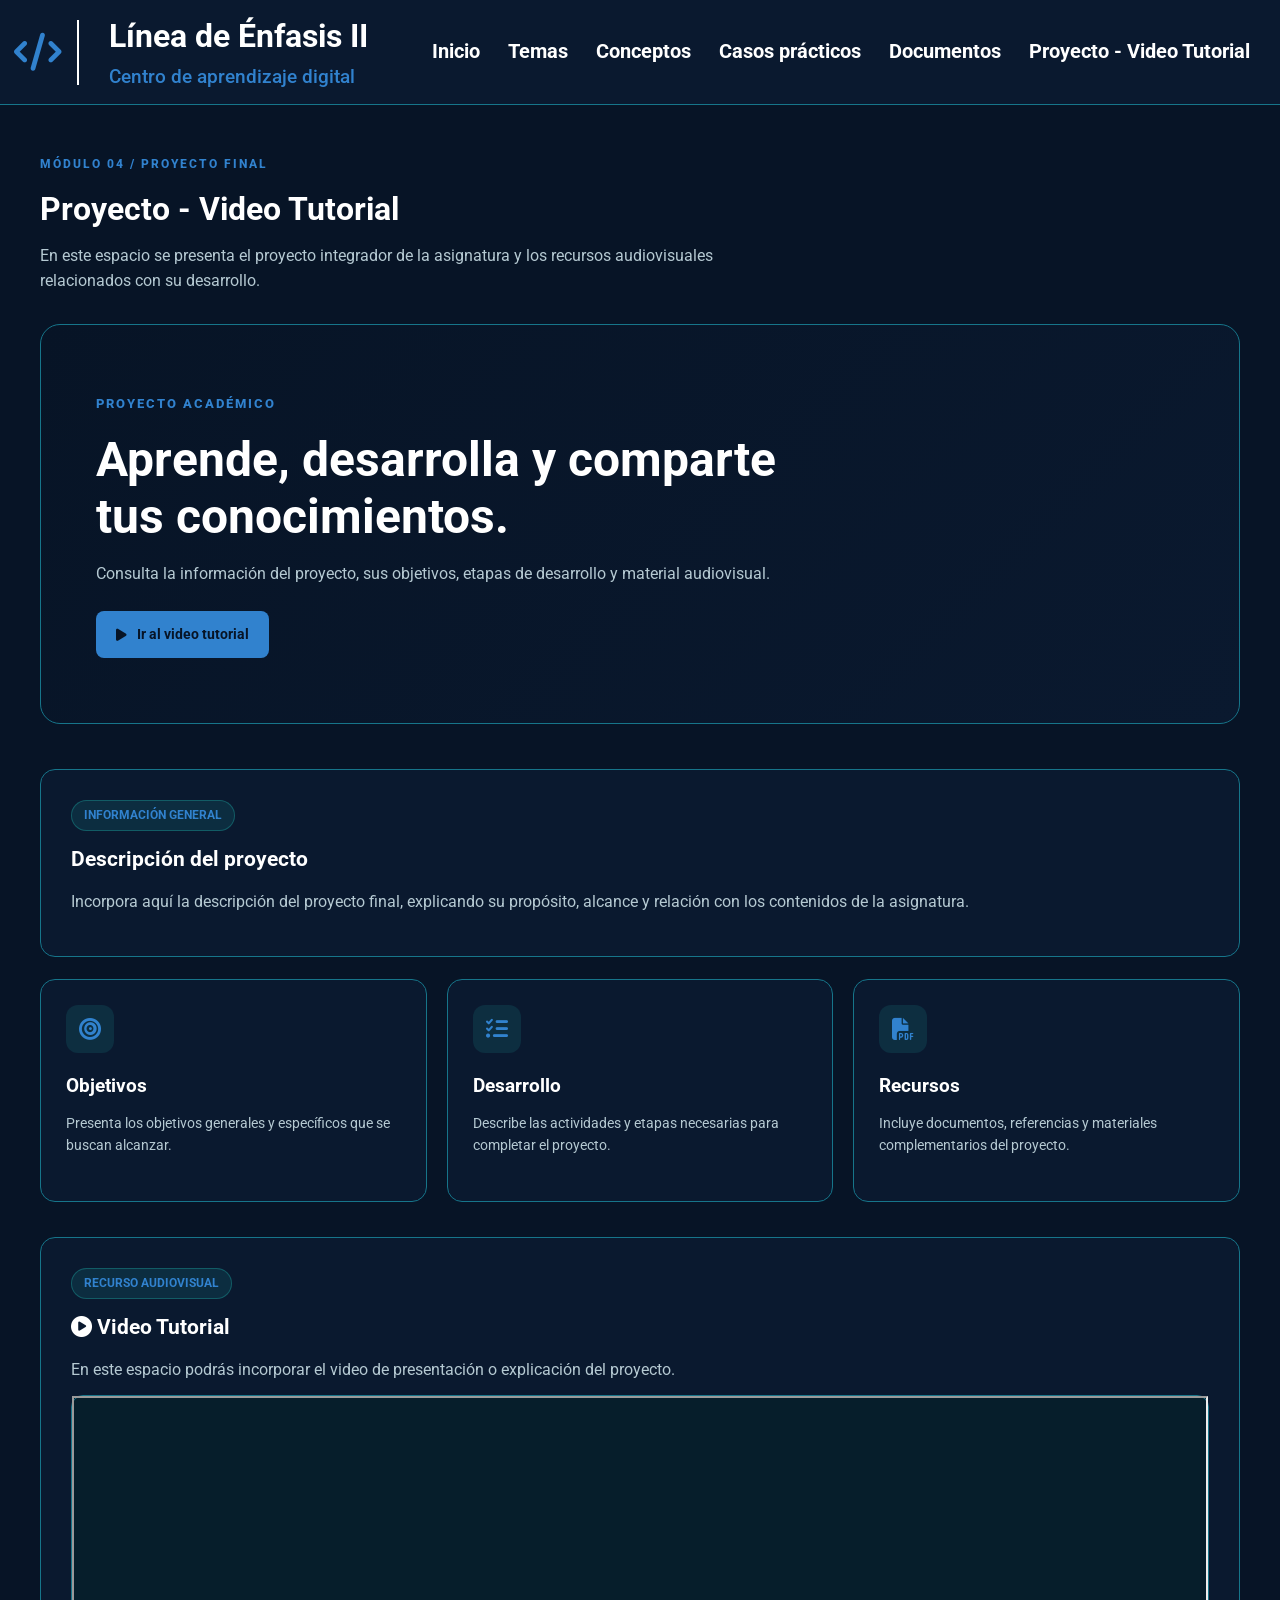
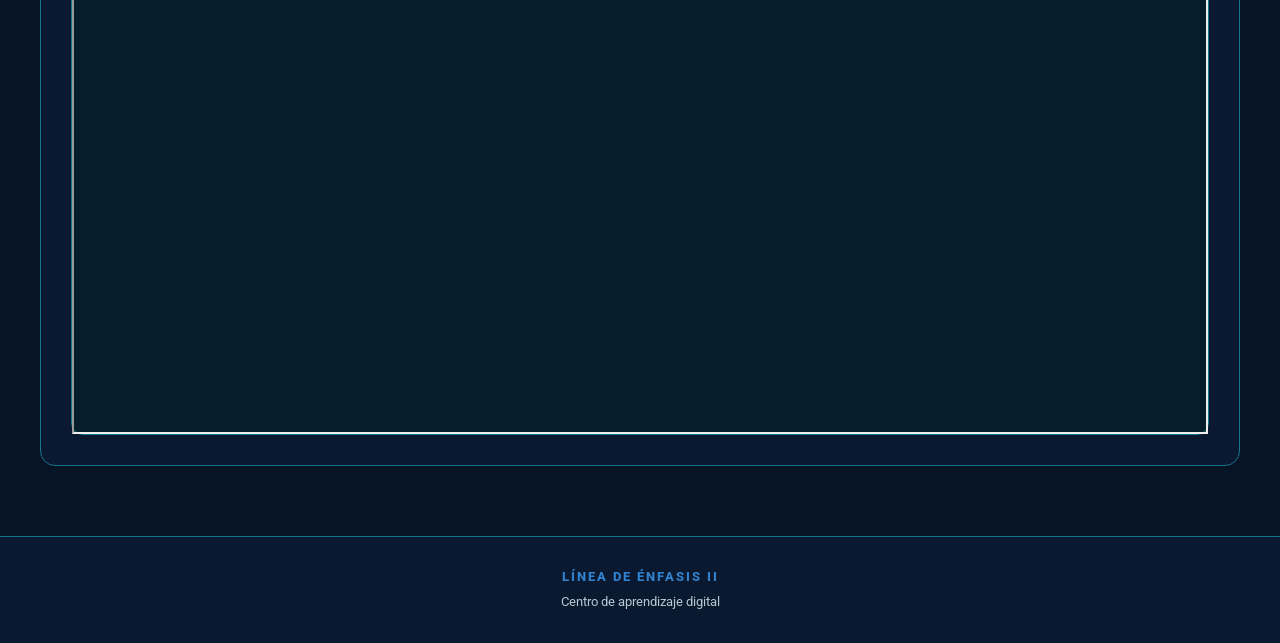
<file: PROYECTO/proyecto.html>
<!DOCTYPE html>
<html lang="es">
<head>
    <meta charset="UTF-8">
    <meta name="viewport" content="width=device-width, initial-scale=1.0">
    <title>Proyecto | Línea de Énfasis II</title>

    <link rel="stylesheet" href="https://cdnjs.cloudflare.com/ajax/libs/font-awesome/6.7.2/css/all.min.css">
    <link rel="preconnect" href="https://fonts.googleapis.com">
    <link rel="preconnect" href="https://fonts.gstatic.com" crossorigin>
    <link href="https://fonts.googleapis.com/css2?family=Roboto:wght@300;400;500;700;800&display=swap" rel="stylesheet">
    <link rel="stylesheet" href="./css/styles.css">
</head>

<body>

<header class="header">
    <div class="icon"><i class="fa-solid fa-code"></i></div>
    <div class="linea-vertical"></div>

    <div class="title">
        <h1>Línea de Énfasis II</h1>
        <h3>Centro de aprendizaje digital</h3>
    </div>

    <nav class="options">
        <ul>
            <li><a href="index.html">Inicio</a></li>
            <li><a href="temas.html">Temas</a></li>
            <li><a href="conceptos.html">Conceptos</a></li>
            <li><a href="casos-practicos.html">Casos prácticos</a></li>
            <li><a href="documentos.html">Documentos</a></li>
            <li><a href="proyecto.html">Proyecto - Video Tutorial</a></li>
        </ul>
    </nav>
</header>


<main class="container">

    <section class="section-header">
        <span class="tag">MÓDULO 04 / PROYECTO FINAL</span>
        <h2>Proyecto - Video Tutorial</h2>
        <p>
            En este espacio se presenta el proyecto integrador
            de la asignatura y los recursos audiovisuales
            relacionados con su desarrollo.
        </p>
    </section>


    <section class="hero">

        <span class="tag">PROYECTO ACADÉMICO</span>

        <h2>Aprende, desarrolla y comparte tus conocimientos.</h2>

        <p>
            Consulta la información del proyecto, sus objetivos,
            etapas de desarrollo y material audiovisual.
        </p>

        <a href="#video" class="btn btn-primary">
            <i class="fa-solid fa-play"></i>
            Ir al video tutorial
        </a>

    </section>


    <section class="content-box">

        <span class="badge">INFORMACIÓN GENERAL</span>

        <h3>Descripción del proyecto</h3>

        <p>
            Incorpora aquí la descripción del proyecto final,
            explicando su propósito, alcance y relación
            con los contenidos de la asignatura.
        </p>

    </section>


    <section class="cards-grid">

        <article class="card">
            <div class="card-icon">
                <i class="fa-solid fa-bullseye"></i>
            </div>
            <h3>Objetivos</h3>
            <p>
                Presenta los objetivos generales y específicos
                que se buscan alcanzar.
            </p>
        </article>

        <article class="card">
            <div class="card-icon">
                <i class="fa-solid fa-list-check"></i>
            </div>
            <h3>Desarrollo</h3>
            <p>
                Describe las actividades y etapas necesarias
                para completar el proyecto.
            </p>
        </article>

        <article class="card">
            <div class="card-icon">
                <i class="fa-solid fa-file-pdf"></i>
            </div>
            <h3>Recursos</h3>
            <p>
                Incluye documentos, referencias y materiales
                complementarios del proyecto.
            </p>
        </article>

    </section>


    <section class="content-box" id="video" style="margin-top: 35px;">

        <span class="badge">RECURSO AUDIOVISUAL</span>

        <h3>
            <i class="fa-solid fa-circle-play"></i>
            Video Tutorial
        </h3>

        <p>
            En este espacio podrás incorporar el video
            de presentación o explicación del proyecto.
        </p>

        <!--
        Cuando tengas el video de YouTube,
        reemplaza VIDEO_ID por su identificador real.
        -->

        <div style="
            width: 100%;
            aspect-ratio: 16 / 9;
            background: #061E2B;
            border: 1px solid #16758A;
            border-radius: 12px;
            display: flex;
            align-items: center;
            justify-content: center;
            flex-direction: column;
            gap: 15px;
            color: #20C7BD;
        ">

           <iframe
                src="https://www.youtube.com/embed/YNa9K0ZmapY"
                title="Video Tutorial"
                allow="accelerometer; autoplay; clipboard-write;
                    encrypted-media; gyroscope; picture-in-picture;
                    web-share"
                allowfullscreen>
            </iframe>

        </div>

    </section>

</main>


<footer class="footer">
    <p>LÍNEA DE ÉNFASIS II</p>
    <span>Centro de aprendizaje digital</span>
</footer>

</body>
</html>
</file>
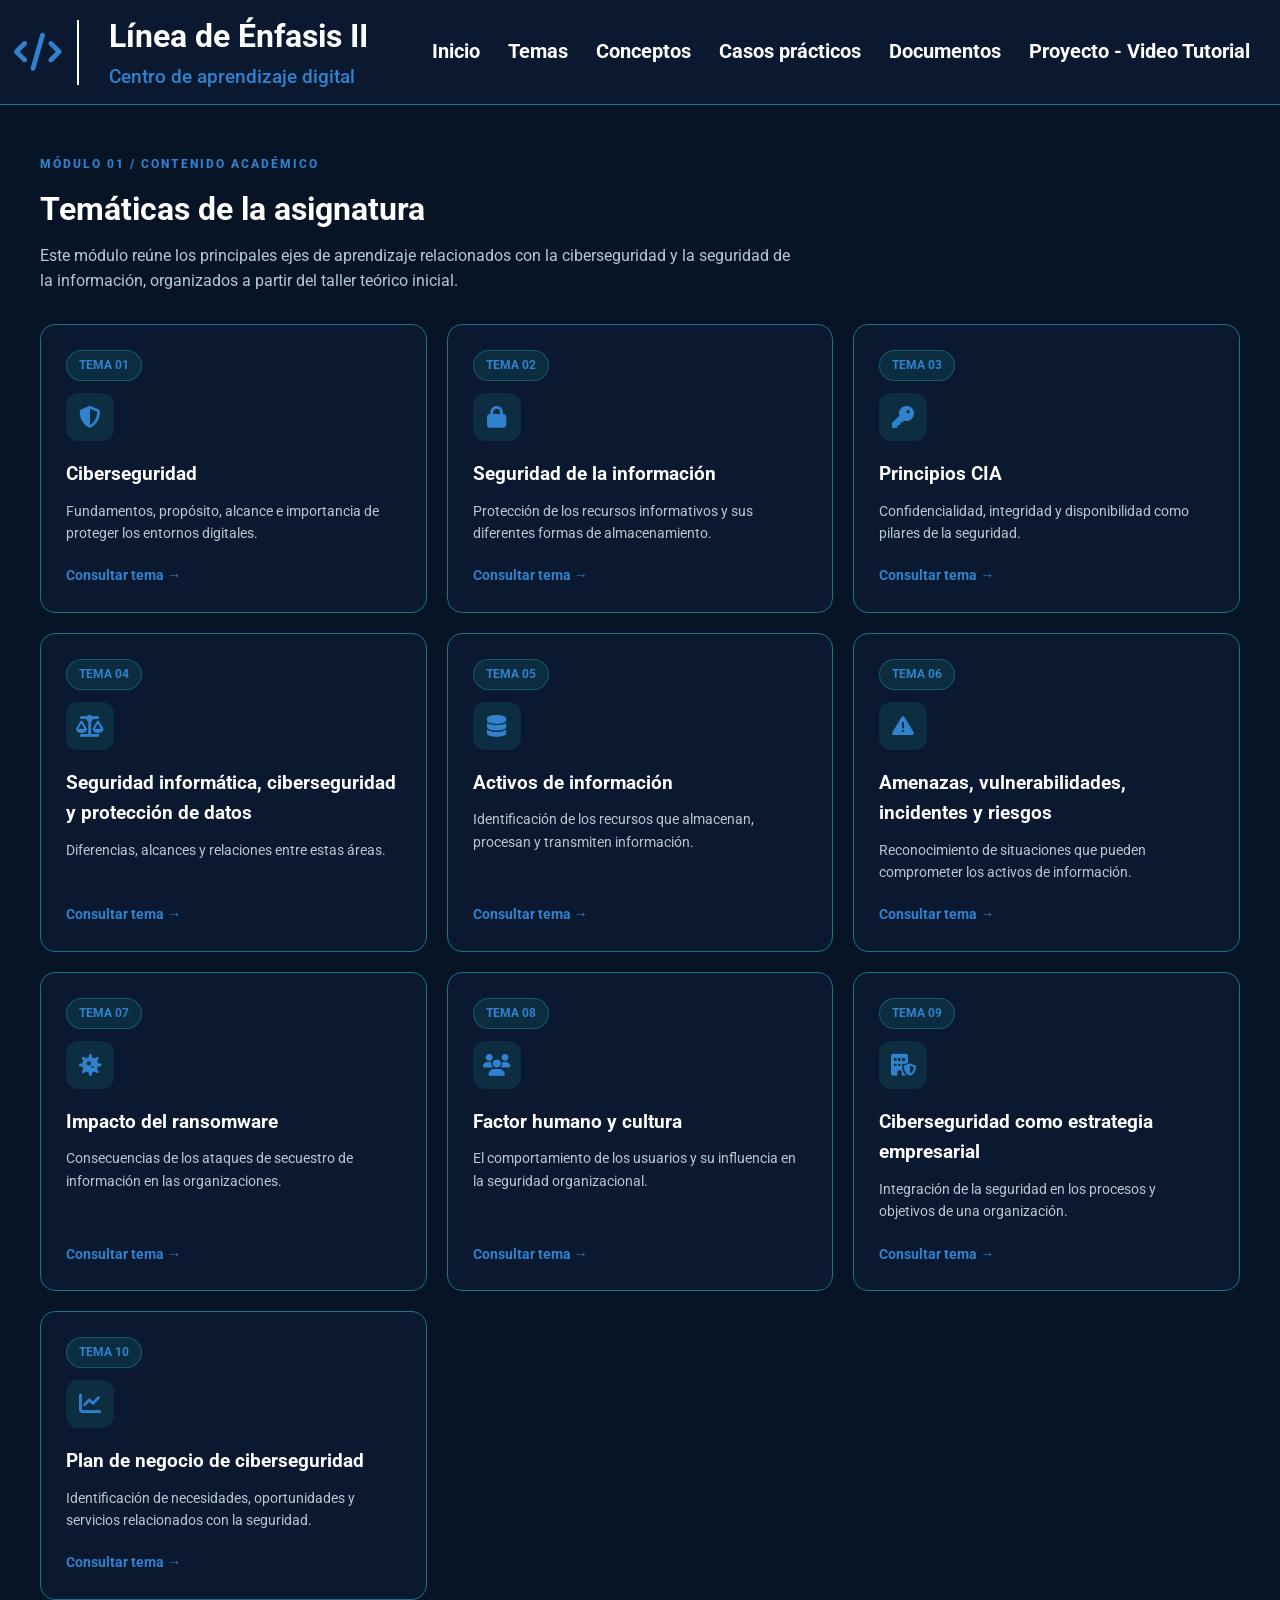
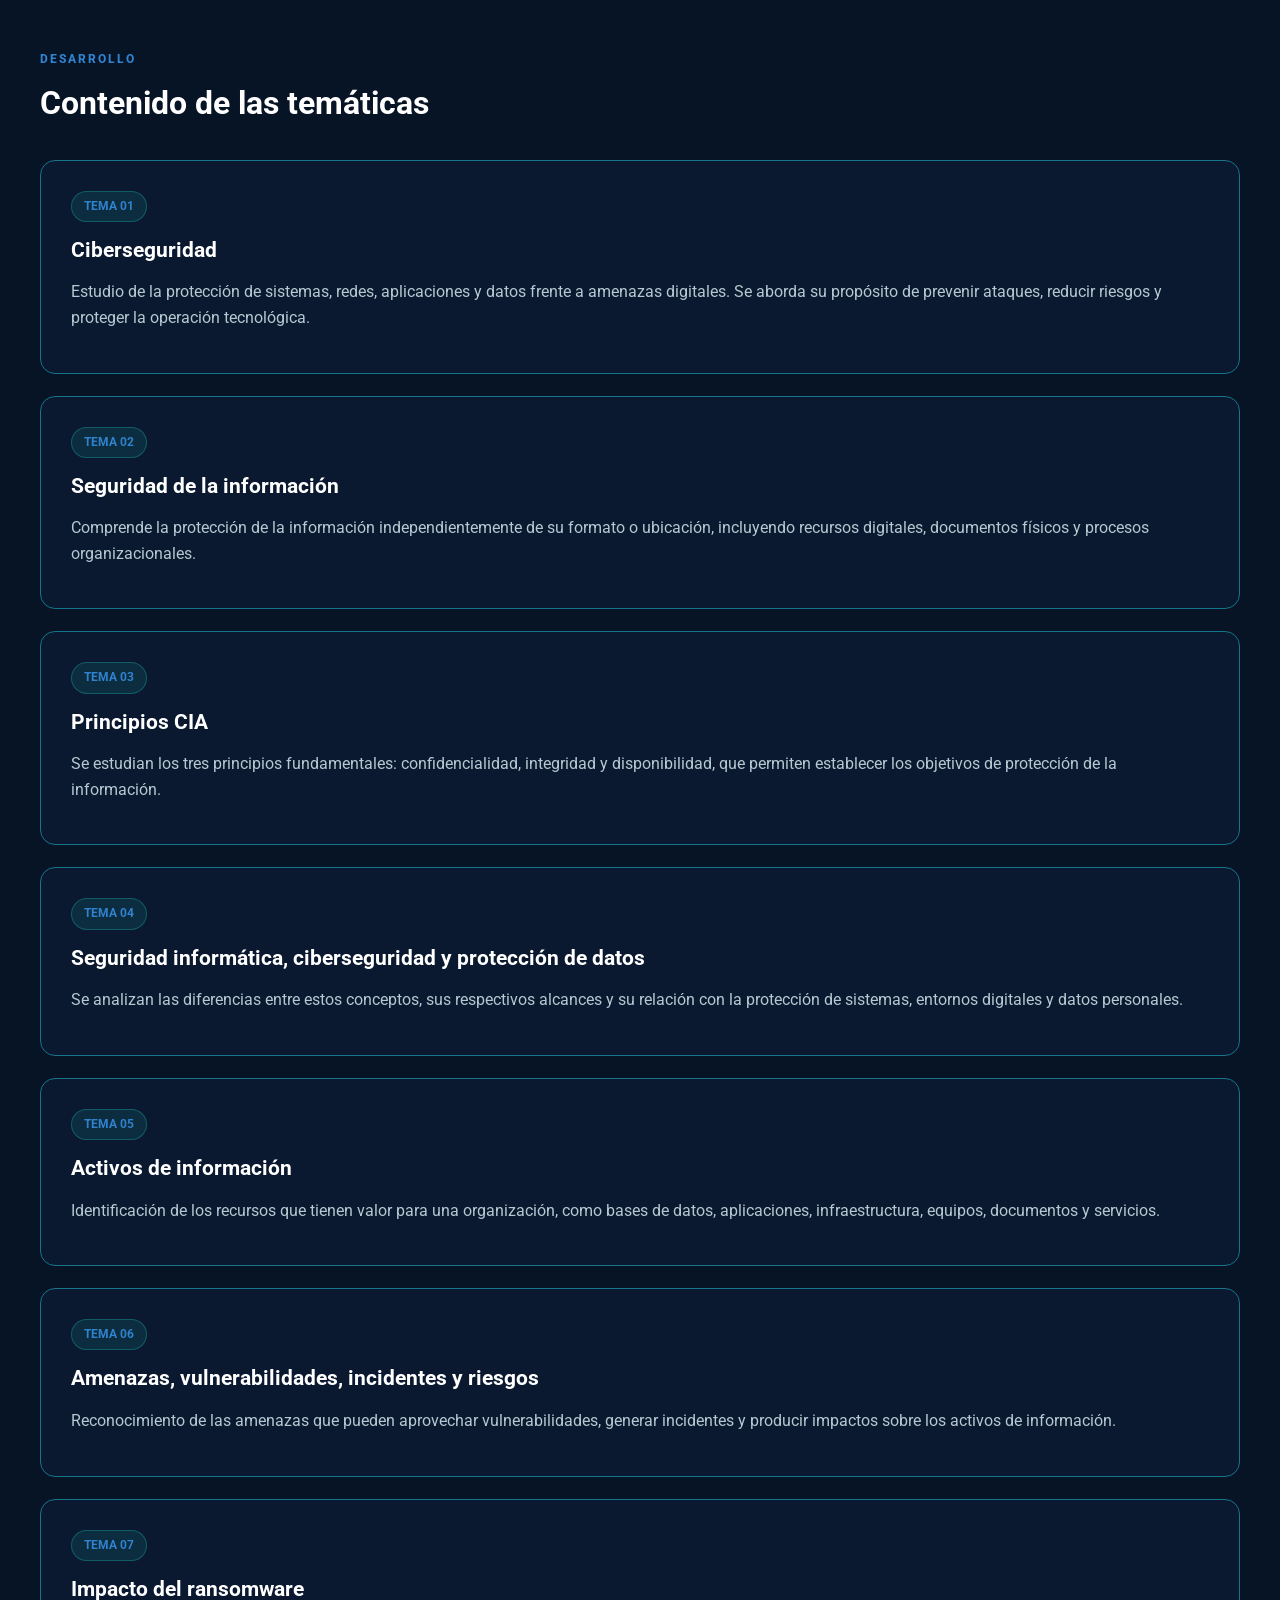
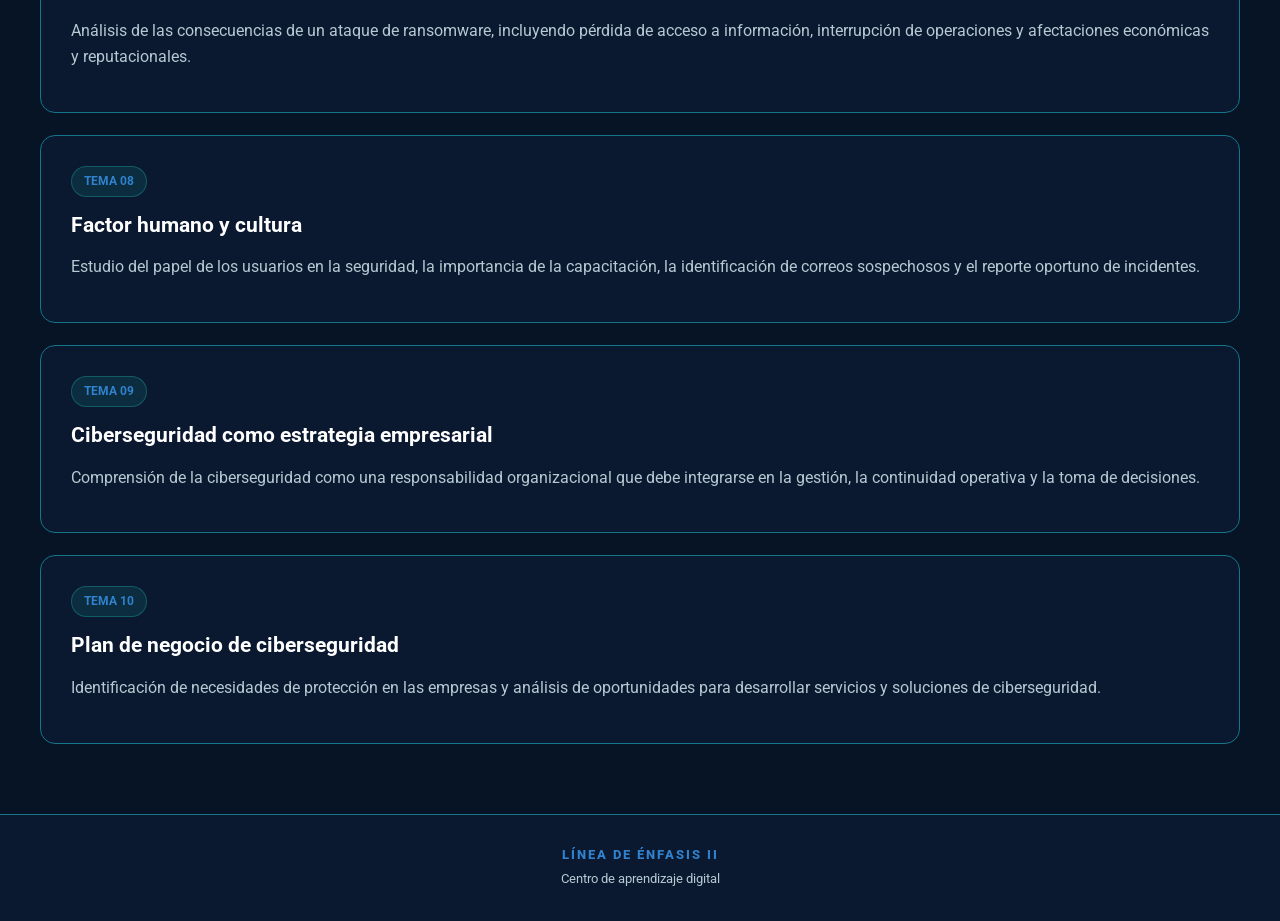
<file: PROYECTO/temas.html>
<!DOCTYPE html>
<html lang="es">
<head>
    <meta charset="UTF-8">
    <meta name="viewport" content="width=device-width, initial-scale=1.0">
    <title>Temas | Línea de Énfasis II</title>

    <link rel="stylesheet" href="https://cdnjs.cloudflare.com/ajax/libs/font-awesome/6.7.2/css/all.min.css">
    <link rel="preconnect" href="https://fonts.googleapis.com">
    <link rel="preconnect" href="https://fonts.gstatic.com" crossorigin>
    <link href="https://fonts.googleapis.com/css2?family=Roboto:wght@300;400;500;700;800&display=swap" rel="stylesheet">
    <link rel="stylesheet" href="./css/styles.css">
</head>

<body>

<header class="header">
    <div class="icon"><i class="fa-solid fa-code"></i></div>
    <div class="linea-vertical"></div>

    <div class="title">
        <h1>Línea de Énfasis II</h1>
        <h3>Centro de aprendizaje digital</h3>
    </div>

    <nav class="options">
        <ul>
            <li><a href="index.html">Inicio</a></li>
            <li><a href="temas.html">Temas</a></li>
            <li><a href="conceptos.html">Conceptos</a></li>
            <li><a href="casos-practicos.html">Casos prácticos</a></li>
            <li><a href="documentos.html">Documentos</a></li>
            <li><a href="proyecto.html">Proyecto - Video Tutorial</a></li>
        </ul>
    </nav>
</header>


<main class="container">

    <section class="section-header">

        <span class="tag">MÓDULO 01 / CONTENIDO ACADÉMICO</span>

        <h2>Temáticas de la asignatura</h2>

        <p>
            Este módulo reúne los principales ejes de aprendizaje
            relacionados con la ciberseguridad y la seguridad
            de la información, organizados a partir del taller
            teórico inicial.
        </p>

    </section>


    <section class="cards-grid">

        <article class="card">
            <span class="badge">TEMA 01</span>
            <div class="card-icon"><i class="fa-solid fa-shield-halved"></i></div>
            <h3>Ciberseguridad</h3>
            <p>Fundamentos, propósito, alcance e importancia de proteger los entornos digitales.</p>
            <a href="#tema-1" class="card-link">Consultar tema →</a>
        </article>

        <article class="card">
            <span class="badge">TEMA 02</span>
            <div class="card-icon"><i class="fa-solid fa-lock"></i></div>
            <h3>Seguridad de la información</h3>
            <p>Protección de los recursos informativos y sus diferentes formas de almacenamiento.</p>
            <a href="#tema-2" class="card-link">Consultar tema →</a>
        </article>

        <article class="card">
            <span class="badge">TEMA 03</span>
            <div class="card-icon"><i class="fa-solid fa-key"></i></div>
            <h3>Principios CIA</h3>
            <p>Confidencialidad, integridad y disponibilidad como pilares de la seguridad.</p>
            <a href="#tema-3" class="card-link">Consultar tema →</a>
        </article>

        <article class="card">
            <span class="badge">TEMA 04</span>
            <div class="card-icon"><i class="fa-solid fa-scale-balanced"></i></div>
            <h3>Seguridad informática, ciberseguridad y protección de datos</h3>
            <p>Diferencias, alcances y relaciones entre estas áreas.</p>
            <a href="#tema-4" class="card-link">Consultar tema →</a>
        </article>

        <article class="card">
            <span class="badge">TEMA 05</span>
            <div class="card-icon"><i class="fa-solid fa-database"></i></div>
            <h3>Activos de información</h3>
            <p>Identificación de los recursos que almacenan, procesan y transmiten información.</p>
            <a href="#tema-5" class="card-link">Consultar tema →</a>
        </article>

        <article class="card">
            <span class="badge">TEMA 06</span>
            <div class="card-icon"><i class="fa-solid fa-triangle-exclamation"></i></div>
            <h3>Amenazas, vulnerabilidades, incidentes y riesgos</h3>
            <p>Reconocimiento de situaciones que pueden comprometer los activos de información.</p>
            <a href="#tema-6" class="card-link">Consultar tema →</a>
        </article>

        <article class="card">
            <span class="badge">TEMA 07</span>
            <div class="card-icon"><i class="fa-solid fa-virus"></i></div>
            <h3>Impacto del ransomware</h3>
            <p>Consecuencias de los ataques de secuestro de información en las organizaciones.</p>
            <a href="#tema-7" class="card-link">Consultar tema →</a>
        </article>

        <article class="card">
            <span class="badge">TEMA 08</span>
            <div class="card-icon"><i class="fa-solid fa-users"></i></div>
            <h3>Factor humano y cultura</h3>
            <p>El comportamiento de los usuarios y su influencia en la seguridad organizacional.</p>
            <a href="#tema-8" class="card-link">Consultar tema →</a>
        </article>

        <article class="card">
            <span class="badge">TEMA 09</span>
            <div class="card-icon"><i class="fa-solid fa-building-shield"></i></div>
            <h3>Ciberseguridad como estrategia empresarial</h3>
            <p>Integración de la seguridad en los procesos y objetivos de una organización.</p>
            <a href="#tema-9" class="card-link">Consultar tema →</a>
        </article>

        <article class="card">
            <span class="badge">TEMA 10</span>
            <div class="card-icon"><i class="fa-solid fa-chart-line"></i></div>
            <h3>Plan de negocio de ciberseguridad</h3>
            <p>Identificación de necesidades, oportunidades y servicios relacionados con la seguridad.</p>
            <a href="#tema-10" class="card-link">Consultar tema →</a>
        </article>

    </section>


    <!-- DESARROLLO DE LAS TEMÁTICAS -->

    <section style="margin-top: 45px;">

        <div class="section-header">
            <span class="tag">DESARROLLO</span>
            <h2>Contenido de las temáticas</h2>
        </div>

        <article class="content-box" id="tema-1">
            <span class="badge">TEMA 01</span>
            <h3>Ciberseguridad</h3>
            <p>
                Estudio de la protección de sistemas, redes,
                aplicaciones y datos frente a amenazas digitales.
                Se aborda su propósito de prevenir ataques,
                reducir riesgos y proteger la operación tecnológica.
            </p>
        </article>

        <article class="content-box" id="tema-2">
            <span class="badge">TEMA 02</span>
            <h3>Seguridad de la información</h3>
            <p>
                Comprende la protección de la información
                independientemente de su formato o ubicación,
                incluyendo recursos digitales, documentos físicos
                y procesos organizacionales.
            </p>
        </article>

        <article class="content-box" id="tema-3">
            <span class="badge">TEMA 03</span>
            <h3>Principios CIA</h3>
            <p>
                Se estudian los tres principios fundamentales:
                confidencialidad, integridad y disponibilidad,
                que permiten establecer los objetivos de protección
                de la información.
            </p>
        </article>

        <article class="content-box" id="tema-4">
            <span class="badge">TEMA 04</span>
            <h3>Seguridad informática, ciberseguridad y protección de datos</h3>
            <p>
                Se analizan las diferencias entre estos conceptos,
                sus respectivos alcances y su relación con la
                protección de sistemas, entornos digitales
                y datos personales.
            </p>
        </article>

        <article class="content-box" id="tema-5">
            <span class="badge">TEMA 05</span>
            <h3>Activos de información</h3>
            <p>
                Identificación de los recursos que tienen valor
                para una organización, como bases de datos,
                aplicaciones, infraestructura, equipos,
                documentos y servicios.
            </p>
        </article>

        <article class="content-box" id="tema-6">
            <span class="badge">TEMA 06</span>
            <h3>Amenazas, vulnerabilidades, incidentes y riesgos</h3>
            <p>
                Reconocimiento de las amenazas que pueden
                aprovechar vulnerabilidades, generar incidentes
                y producir impactos sobre los activos de información.
            </p>
        </article>

        <article class="content-box" id="tema-7">
            <span class="badge">TEMA 07</span>
            <h3>Impacto del ransomware</h3>
            <p>
                Análisis de las consecuencias de un ataque
                de ransomware, incluyendo pérdida de acceso
                a información, interrupción de operaciones
                y afectaciones económicas y reputacionales.
            </p>
        </article>

        <article class="content-box" id="tema-8">
            <span class="badge">TEMA 08</span>
            <h3>Factor humano y cultura</h3>
            <p>
                Estudio del papel de los usuarios en la seguridad,
                la importancia de la capacitación, la identificación
                de correos sospechosos y el reporte oportuno
                de incidentes.
            </p>
        </article>

        <article class="content-box" id="tema-9">
            <span class="badge">TEMA 09</span>
            <h3>Ciberseguridad como estrategia empresarial</h3>
            <p>
                Comprensión de la ciberseguridad como una
                responsabilidad organizacional que debe
                integrarse en la gestión, la continuidad
                operativa y la toma de decisiones.
            </p>
        </article>

        <article class="content-box" id="tema-10">
            <span class="badge">TEMA 10</span>
            <h3>Plan de negocio de ciberseguridad</h3>
            <p>
                Identificación de necesidades de protección
                en las empresas y análisis de oportunidades
                para desarrollar servicios y soluciones
                de ciberseguridad.
            </p>
        </article>

    </section>

</main>



<footer class="footer">
    <p>LÍNEA DE ÉNFASIS II</p>
    <span>Centro de aprendizaje digital</span>
</footer>

</body>
</html>
</file>
<file: PROYECTO/css/styles.css>
/* =========================================
   1. VARIABLES Y CONFIGURACIÓN GENERAL
========================================= */

:root {
    --bg-primary: #071426;
    --bg-secondary: #0A192F;
    --bg-card: #0A192F;

    --primary: #3182CE;
    --secondary: #1D4E89;
    --accent: #8DDCE2;

    --text-primary: #FFFFFF;
    --text-secondary: #B5C9D2;

    --border: #16758A;
}

* {
    margin: 0;
    padding: 0;
    box-sizing: border-box;
}

html {
    scroll-behavior: smooth;
}

body {
    font-family: 'Roboto', sans-serif;
    background-color: var(--bg-primary);
    color: var(--text-primary);
    min-height: 100vh;
    line-height: 1.6;
}


/* =========================================
   2. ENCABEZADO
========================================= */

.header {
    width: 100%;
    min-height: 105px;
    display: flex;
    align-items: center;
    background-color: var(--bg-secondary);
    border-bottom: 1px solid var(--border);
}

.header .icon {
    width: 6%;
    min-width: 75px;
    display: flex;
    align-items: center;
    justify-content: center;
    color: var(--primary);
    font-size: 38px;
}

.linea-vertical {
    width: 2px;
    height: 65px;
    background-color: var(--text-primary);
}

.header .title {
    flex: 1;
    padding-left: 30px;
    display: flex;
    flex-direction: column;
    justify-content: center;
}

.title h1 {
    font-weight: 700;
    margin: 0;
}

.title h3 {
    font-weight: 500;
    color: var(--primary);
    margin: 0;
}


/* =========================================
   3. NAVEGACIÓN
========================================= */

.options {
    flex: 2;
    display: flex;
    justify-content: center;
    align-items: center;
    padding: 10px 20px;
}

.options ul {
    width: 100%;
    display: flex;
    justify-content: space-evenly;
    align-items: center;
    gap: 8px;
    list-style: none;
}

.options ul li {
    padding: 8px 10px;
    border-bottom: 2px solid transparent;
    font-size: 20px;
    font-weight: 700;
    transition: border-color 0.3s ease;
}

.options ul li:hover {
    border-bottom-color: var(--primary);
}

.options ul li a {
    text-decoration: none;
    color: var(--text-primary);
    white-space: nowrap;
    transition: color 0.3s ease;
}

.options ul li a:hover,
.options ul li a.active {
    color: var(--primary);
}

.options ul li a.active {
    border-bottom: 2px solid var(--primary);
    padding-bottom: 8px;
}


/* =========================================
   4. CONTENEDOR PRINCIPAL
========================================= */

.container {
    width: 100%;
    max-width: 1200px;
    margin: 45px auto;
}

.section-header {
    margin-bottom: 30px;
}

.section-header .tag {
    color: var(--primary);
    font-size: 12px;
    font-weight: 800;
    letter-spacing: 2px;
}

.section-header h2 {
    font-size: 32px;
    margin: 8px 0;
}

.section-header p {
    color: var(--text-secondary);
    font-size: 16px;
    max-width: 750px;
}


/* =========================================
   5. PORTADA PRINCIPAL
========================================= */

.hero {
    background: linear-gradient(
        135deg,
        #071426,
        #0A192F
    );

    border: 1px solid var(--border);
    border-radius: 20px;
    padding: 65px 55px;
    margin-bottom: 45px;
    position: relative;
    overflow: hidden;
}

.hero .tag {
    color: var(--primary);
    font-weight: 800;
    font-size: 13px;
    letter-spacing: 2px;
}

.hero h2 {
    max-width: 750px;
    font-size: clamp(32px, 5vw, 48px);
    line-height: 1.2;
    margin: 15px 0;
}

.hero p {
    color: var(--text-secondary);
    max-width: 700px;
    font-size: 16px;
    margin-bottom: 25px;
}




/* =========================================
   6. BOTONES
========================================= */

.btn {
    display: inline-flex;
    align-items: center;
    justify-content: center;
    gap: 10px;

    padding: 12px 20px;
    border-radius: 8px;

    text-decoration: none;
    font-size: 14px;
    font-weight: 700;

    transition: all 0.3s ease;
}

.btn-primary {
    background-color: var(--primary);
    color: var(--bg-primary);
}

.btn-primary:hover {
    background-color: var(--accent);
    transform: translateY(-3px);
}

.btn-secondary {
    border: 1px solid var(--primary);
    color: var(--text-primary);
}

.btn-secondary:hover {
    background-color: rgba(32,199,189,0.12);
}


/* =========================================
   7. TARJETAS DE MÓDULOS
========================================= */

.cards-grid {
    display: grid;
    grid-template-columns: repeat(3, 1fr);
    gap: 20px;
}

.card {
    background-color: var(--bg-card);
    border: 1px solid var(--border);
    border-radius: 15px;
    padding: 25px;

    display: flex;
    flex-direction: column;
    align-items: flex-start;

    transition: all 0.3s ease;
}

.card:hover {
    transform: translateY(-6px);
    border-color: var(--primary);
    box-shadow: 0 10px 25px rgba(0,0,0,0.2);
}

.card-icon {
    width: 48px;
    height: 48px;

    display: flex;
    align-items: center;
    justify-content: center;

    border-radius: 12px;
    background-color: rgba(32,199,189,0.12);
    color: var(--primary);

    font-size: 22px;
    margin-bottom: 18px;
}

.card h3 {
    font-size: 19px;
    margin-bottom: 10px;
}

.card p {
    color: var(--text-secondary);
    font-size: 14px;
    margin-bottom: 20px;
    flex: 1;
}

.card-link {
    color: var(--primary);
    text-decoration: none;
    font-weight: 700;
    font-size: 14px;
}

.card-link:hover {
    color: var(--accent);
}


/* =========================================
   8. CONTENIDO Y BLOQUES
========================================= */

.content-box {
    background-color: var(--bg-secondary);
    border: 1px solid var(--border);
    border-radius: 15px;
    padding: 30px;
    margin-bottom: 22px;
}

.content-box h3 {
    font-size: 21px;
    margin-bottom: 12px;
}

.content-box p {
    color: var(--text-secondary);
    margin-bottom: 12px;
}

.content-box ul {
    padding-left: 22px;
    color: var(--text-secondary);
}

.content-box li {
    margin-bottom: 8px;
}

.content-box strong {
    color: var(--primary);
}


/* =========================================
   9. ETIQUETAS
========================================= */

.badge {
    display: inline-block;
    background-color: rgba(32,199,189,0.12);
    color: var(--primary);
    border: 1px solid rgba(32,199,189,0.3);

    padding: 5px 12px;
    border-radius: 20px;

    font-size: 12px;
    font-weight: 700;
    margin-bottom: 12px;
}


/* =========================================
   10. PIE DE PÁGINA
========================================= */

.footer {
    background-color: var(--bg-secondary);
    border-top: 1px solid var(--border);
    padding: 30px 20px;
    text-align: center;
    margin-top: 70px;
}

.footer p {
    color: var(--primary);
    font-weight: 800;
    letter-spacing: 2px;
    font-size: 13px;
}

.footer span {
    color: var(--text-secondary);
    font-size: 13px;
}


/* =========================================
   11. RESPONSIVE
========================================= */

@media (max-width: 1050px) {

    .header {
        flex-wrap: wrap;
        padding: 15px 0;
    }

    .header .title {
        flex: 1;
    }

    .options {
        flex: 0 0 100%;
        padding-top: 15px;
    }

    .options ul {
        flex-wrap: wrap;
        justify-content: center;
    }

}

@media (max-width: 750px) {

    .cards-grid {
        grid-template-columns: repeat(2, 1fr);
    }

    .hero {
        padding: 40px 30px;
    }

    .section-header h2 {
        font-size: 27px;
    }

}

@media (max-width: 500px) {

    .header .icon {
        width: 60px;
        min-width: 60px;
        font-size: 28px;
    }

    .linea-vertical {
        height: 50px;
    }

    .header .title {
        padding-left: 15px;
    }

    .title h1 {
        font-size: 17px;
    }

    .title h3 {
        font-size: 11px;
    }

    .options ul {
        gap: 5px;
    }

    .options ul li {
        font-size: 13px;
        padding: 6px;
    }

    .cards-grid {
        grid-template-columns: 1fr;
    }

    .container {
        width: 92%;
        margin: 25px auto;
    }

    .hero {
        padding: 30px 22px;
    }

    .hero h2 {
        font-size: 30px;
    }

    .content-box {
        padding: 20px;
    }

}


/* PERFIL DEL CREADOR */

.creator-content {
    display: flex;
    align-items: flex-start;
    gap: 25px;
    margin-top: 20px;
}

.creator-icon {
    min-width: 90px;
    height: 90px;

    display: flex;
    align-items: center;
    justify-content: center;

    background: rgba(32,199,189,0.12);
    border: 1px solid var(--primary);
    border-radius: 50%;

    color: var(--primary);
    font-size: 38px;
}

.creator-info h2 {
    font-size: 25px;
    margin-bottom: 3px;
}

.creator-info h3 {
    color: var(--primary);
    font-size: 15px;
    margin-bottom: 15px;
}

.creator-info p {
    color: var(--text-secondary);
    margin-bottom: 12px;
    font-size: 15px;
}

@media (max-width: 600px) {
    .creator-content {
        flex-direction: column;
    }
}

.download{
    display: flex;
    flex-direction: column;
    align-items: center;
    justify-content: center;
}

iframe{
    width: 100%;
    height: 100%;
}
</file>
